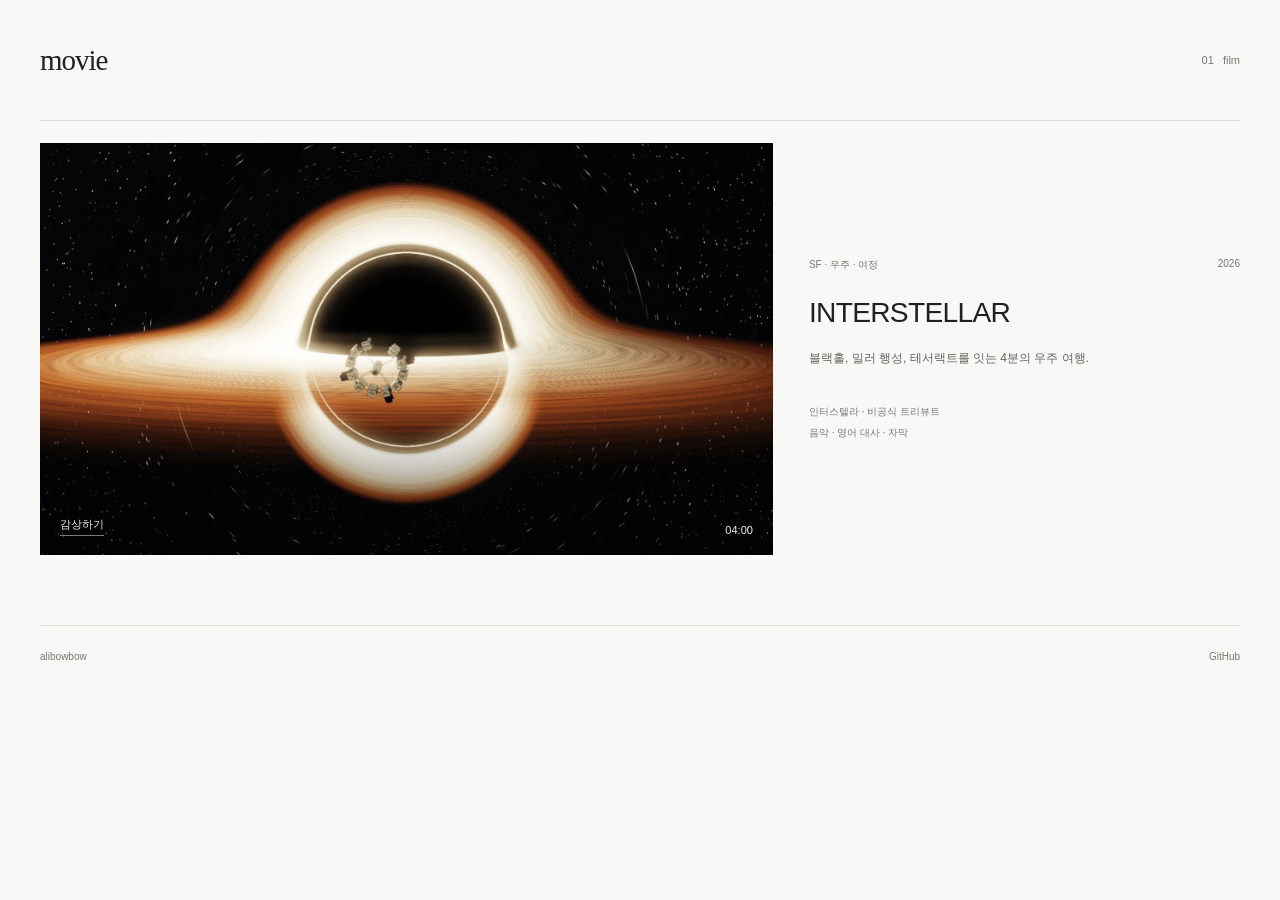
<file: index.html>
<!doctype html>
<html lang="ko">
<head>
<meta charset="utf-8"><meta name="viewport" content="width=device-width,initial-scale=1">
<meta name="theme-color" content="#f6f7f8"><meta name="description" content="3D 단편 영화 모음.">
<meta property="og:title" content="Movie"><meta property="og:description" content="첫 번째 상영작, INTERSTELLAR. 익숙한 세계의 끝에서 돌아갈 이유를 찾는 4분의 여정."><meta property="og:type" content="website">
<meta property="og:image" content="https://alibowbow.github.io/movie/assets/interstellar-preview.webp">
<title>Movie</title>
<link rel="icon" href="assets/favicon.svg" type="image/svg+xml"><link rel="stylesheet" href="assets/styles.css">
<script src="assets/movies.js" defer></script><script src="assets/catalog.js" defer></script>
</head>
<body>
<a class="skip" href="#collection">상영작으로 건너뛰기</a>
<header class="header wrap"><a class="brand" href="./" aria-label="Movie 홈">movie</a><span class="archive-count"><span id="count">01</span> film</span></header>
<main class="wrap">

<section class="collection" id="collection" aria-label="영화 컬렉션"><h1 class="sr-only">영화 목록</h1><div id="cards" class="cards">
<article class="movie-card"><a class="movie-link" href="interstellar/"><div class="preview"><img src="assets/interstellar-preview.webp" alt="빛나는 가르강튀아 블랙홀을 향하는 우주선의 3D 장면" width="1440" height="810" fetchpriority="high"><span class="watch">감상하기</span><span class="duration">04:00</span></div><div class="card-content"><div class="card-meta"><span>SF · 우주 · 여정</span><span>2026</span></div><div class="card-heading"><h3>INTERSTELLAR</h3></div><p>블랙홀, 밀러 행성, 테서랙트를 잇는 4분의 우주 여행.</p><div class="card-foot"><span>인터스텔라 · 비공식 트리뷰트</span><span>음악 · 영어 대사 · 자막</span></div></div></a></article>
</div></section>
<footer class="footer"><span>alibowbow</span><a href="https://github.com/alibowbow/movie" target="_blank" rel="noopener noreferrer">GitHub</a></footer>
</main>
</body></html>
</file>
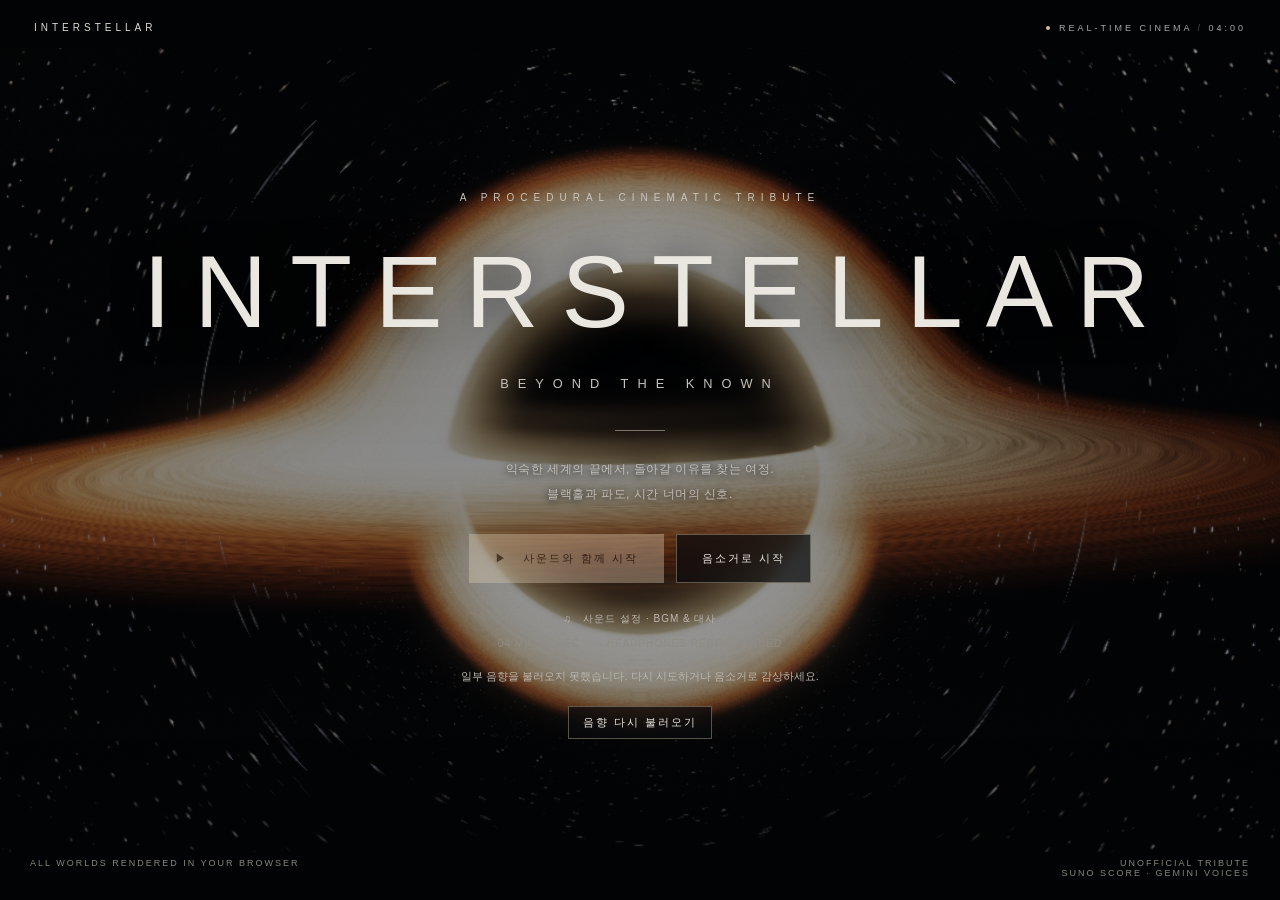
<file: interstellar/index.html>
<!DOCTYPE html>
<html lang="ko">
<head>
<meta charset="utf-8"><meta name="viewport" content="width=device-width,initial-scale=1,viewport-fit=cover">
<meta name="theme-color" content="#050608"><title>INTERSTELLAR — Beyond the Known</title>
<meta name="description" content="A 4 minute, self-contained real-time WebGL cinematic tribute. Procedural models, user-supplied soundtrack slots, no external assets.">
<style>
:root{color-scheme:dark;--ink:#eae7e1;--dim:#9c9b99;--accent:#dfc5a2;--bar:clamp(22px,5.3vh,68px)}*{box-sizing:border-box}html,body{height:100%;margin:0;overflow:hidden;background:#030405;color:var(--ink);font-family:Arial,'Malgun Gothic',sans-serif}button,input,select{font:inherit}button{cursor:pointer;color:inherit}button:focus-visible,input:focus-visible,select:focus-visible{outline:2px solid #dfc5a2;outline-offset:5px}#film{position:fixed;inset:0;width:100%;height:100%;display:block;background:#030405}#grain{position:fixed;inset:0;pointer-events:none}.bar{position:fixed;left:0;right:0;height:var(--bar);background:#030405;pointer-events:none;z-index:2}.top{top:0}.bottom{bottom:0}#masthead{position:fixed;top:22px;left:34px;right:34px;display:flex;justify-content:space-between;align-items:center;z-index:6;font-size:9px;letter-spacing:3px;color:#a9aaa9;pointer-events:none}#masthead strong{font-size:10px;letter-spacing:4px;color:#dedbd5;font-weight:400}.live-dot{display:inline-block;width:4px;height:4px;border-radius:50%;background:#d7c29f;vertical-align:middle;margin-right:9px}#start{position:fixed;inset:0;z-index:5;display:flex;align-items:center;justify-content:center;text-align:center;background:linear-gradient(180deg,rgba(2,3,5,.32),rgba(2,3,5,.49) 38%,rgba(2,3,5,.42) 75%,rgba(2,3,5,.72));transition:opacity 1.5s,visibility 1.5s}#start.gone{opacity:0;visibility:hidden;pointer-events:none}.start-inner{width:min(92vw,1040px);padding-top:4vh}.eyebrow{font-size:10px;letter-spacing:6px;margin:0 0 26px;color:#c9c5be}.title{font-weight:300;font-size:clamp(30px,7.9vw,111px);letter-spacing:clamp(8px,1.8vw,26px);text-indent:clamp(8px,1.8vw,26px);margin:0;line-height:1.25;text-shadow:0 2px 35px #0008}.subtitle{margin:20px 0 39px;font-weight:400;font-size:clamp(9px,1vw,13px);letter-spacing:9px;color:#c6c2bb}.start-rule{height:1px;width:50px;background:#e2d4bd80;margin:0 auto 26px}.synopsis{font-size:12px;color:#c1bdb6;line-height:2.1;letter-spacing:.5px;text-shadow:0 1px 8px #000}.start-actions{margin-top:27px;display:flex;justify-content:center;gap:12px}.pill{border:1px solid #c4bba06b;background:#090b0db3;padding:16px 25px;letter-spacing:2px;font-size:11px;backdrop-filter:blur(8px);transition:background .3s,border .3s}.pill:hover{background:#cebea42a;border-color:#e7dac1}.pill.primary{background:#d7c8af;color:#131312;border-color:#d7c8af}.pill.primary:hover{background:#f1e2c8}.pill:disabled{opacity:.4;cursor:progress}.small-note{margin-top:20px;color:#8f8b85;font-size:10px;letter-spacing:1px;line-height:1.9}.start-footer{position:absolute;bottom:22px;left:30px;right:30px;display:flex;justify-content:space-between;font-size:9px;letter-spacing:2px;color:#88867f}.start-footer span:last-child{text-align:right}#loader{position:absolute;bottom:85px;left:50%;transform:translateX(-50%);font-size:10px;color:#afa99d;letter-spacing:1px;display:none}#loader.visible{display:block}#chapter-label{position:fixed;left:5vw;top:calc(var(--bar) + 32px);z-index:3;pointer-events:none;opacity:0;transition:opacity .3s;text-shadow:0 1px 12px #000}.chapter-num{font-size:9px;letter-spacing:4px;color:#c6b99f;margin-bottom:11px}#chapter-name{font-size:clamp(18px,2vw,30px);font-weight:300;letter-spacing:5px}#chapter-sub{font-size:10px;letter-spacing:2px;margin-top:11px;color:#b1b2b3}#caption{position:fixed;bottom:calc(var(--bar) + 35px);left:10%;right:10%;text-align:center;z-index:3;pointer-events:none;font-size:clamp(12px,1.3vw,17px);line-height:1.7;letter-spacing:1px;text-shadow:0 1px 6px #000,0 2px 20px #000,0 0 7px #000;transition:opacity .16s}#center-card{position:fixed;inset:0;z-index:3;pointer-events:none;display:flex;align-items:center;justify-content:center;flex-direction:column;opacity:0;text-align:center}#center-card h2{font-size:clamp(25px,4.7vw,65px);font-weight:300;letter-spacing:clamp(5px,1vw,17px);margin:0;text-indent:12px}#center-card p{color:#beb8ab;letter-spacing:4px;font-size:11px;margin:23px 0 0;line-height:2}#controls{position:fixed;bottom:12px;left:30px;right:30px;z-index:8;opacity:0;transition:opacity .5s;pointer-events:none;background:linear-gradient(0deg,#030405ee,#030405a8 74%,transparent);padding-top:16px}body.active #controls,body.paused #controls{opacity:1;pointer-events:auto}body:not(.started) #controls{display:none}#timeline{position:relative;height:17px;display:flex;align-items:center}#seek{appearance:none;width:100%;height:2px;background:linear-gradient(to right,#dbc9a8 0%,#dbc9a8 var(--progress,0%),#ffffff30 var(--progress,0%),#ffffff30 100%);cursor:pointer;margin:0;z-index:2}#seek::-webkit-slider-thumb{appearance:none;width:8px;height:8px;border-radius:50%;background:#e5d4b5;opacity:0;transition:opacity .2s}#timeline:hover #seek::-webkit-slider-thumb{opacity:1}#ticks{position:absolute;inset:0;pointer-events:none}#ticks i{position:absolute;top:6px;height:5px;width:1px;background:#030405;z-index:3}.control-row{display:flex;align-items:center;justify-content:space-between;gap:10px;height:39px}.cluster{display:flex;align-items:center;gap:18px}.icon-btn{width:24px;height:28px;display:grid;place-items:center;border:0;background:none;padding:0;opacity:.8}.icon-btn:hover{opacity:1}.icon-btn svg{width:17px;height:17px;stroke:currentColor;fill:none;stroke-width:1.4}.time{font-family:monospace;font-size:11px;color:#a6a4a0;white-space:nowrap}.time b{font-weight:400;color:#f0e6d7}.text-btn{border:0;background:none;padding:6px 0;font-size:10px;letter-spacing:1px;color:#bcb8b0}.text-btn[aria-pressed=true]{color:#e6d1ac}select{max-width:190px;color:#c3beb5;background:#080a0c;border:0;font-size:10px;letter-spacing:1px;padding:7px;cursor:pointer}#volume{width:61px;accent-color:#cbbda4;height:2px}#toast{position:fixed;left:50%;top:calc(var(--bar) + 20px);transform:translateX(-50%);background:#0e1113dc;border:1px solid #eeeeee1a;padding:12px 21px;z-index:12;opacity:0;pointer-events:none;font-size:12px;transition:opacity .2s}#error{position:fixed;inset:0;z-index:20;background:#080a0de8;display:none;align-items:center;justify-content:center;text-align:center;padding:30px}#error pre{white-space:pre-wrap;max-width:720px;color:#acb0b6;font-size:12px}#error h2{font-weight:400}#stats{position:fixed;top:50px;right:30px;z-index:12;white-space:pre;font:11px monospace;color:#ccb892;display:none}body.clean #masthead,body.clean #controls,body.clean #chapter-label,body.clean #caption{display:none!important}#info{display:none;position:fixed;z-index:15;inset:0;background:#020305bd;backdrop-filter:blur(14px);align-items:center;justify-content:center;padding:22px}#info.open{display:flex}.info-inner{max-width:580px;background:#0c0e11;border:1px solid #ffffff1f;padding:32px;color:#a8a7a4;font-size:12px;line-height:1.9}.info-inner h2{font-weight:400;letter-spacing:4px;color:#e1d4bc;font-size:20px}.info-inner b{color:#d1c6b6;font-weight:400}.info-inner p{margin:15px 0}.info-inner .pill{margin-top:14px}#orientation{display:none}
@media(max-width:650px){:root{--bar:28px}#masthead{top:13px;left:17px;right:17px;font-size:7px;letter-spacing:1px}#masthead strong{font-size:8px;letter-spacing:2px}.eyebrow{font-size:8px;letter-spacing:3px}.subtitle{letter-spacing:4px;margin:16px 0 28px}.synopsis{font-size:10px}.pill{padding:14px 17px;font-size:10px}.start-footer{left:17px;right:17px;bottom:13px;font-size:7px;letter-spacing:1px}.cluster{gap:10px}#controls{left:16px;right:16px;bottom:4px}#volume,.quality-label,#info-button{display:none}select{max-width:120px}#chapter-label{left:6vw;top:60px}#caption{left:6%;right:6%;bottom:75px}.chapter-num{font-size:8px}#chapter-sub{font-size:8px}#center-card p{font-size:9px}.small-note{font-size:9px}#orientation{display:block;color:#a39a8d;font-size:9px;margin-top:9px}}
@media(prefers-reduced-motion:reduce){*{transition:none!important}}
@media(max-width:650px){.control-row{height:69px;flex-wrap:wrap;gap:0}.cluster:first-child{width:100%;justify-content:space-between}.cluster:last-child{width:100%;justify-content:flex-end}#controls{padding-top:12px}#caption{bottom:118px}#quality{max-width:110px}}
@media(max-height:470px){.eyebrow{margin-bottom:12px}.subtitle{margin:8px 0 14px}.start-rule,.synopsis,.small-note,#orientation{display:none}.start-actions{margin-top:22px}.title{font-size:clamp(30px,7vw,65px)}.start-footer{font-size:7px}}

#caption{letter-spacing:.2px;font-size:clamp(15px,1.55vw,21px);line-height:1.45}
#caption-speaker{display:block;font-size:9px;letter-spacing:2.5px;color:#e3ceb0;margin-bottom:7px}#caption-line{display:block}
#music-panel{display:none;position:fixed;inset:0;z-index:18;background:#020305dc;backdrop-filter:blur(14px);align-items:center;justify-content:center;padding:18px}#music-panel.open{display:flex}
.music-inner{background:#0c0f13;border:1px solid #ffffff25;padding:25px;width:min(720px,96vw);max-height:94vh;overflow:auto;font-size:12px;color:#aaa9a5;line-height:1.6}.music-title{display:flex;align-items:center;justify-content:space-between;gap:18px}.music-title h2{font-weight:400;letter-spacing:3px;font-size:20px;color:#ecdfcd;margin:0}.music-intro{margin:12px 0 18px}.music-slot{border-top:1px solid #ffffff15;padding:12px 0}.music-heading{display:flex;justify-content:space-between;gap:8px;color:#b9b5af}.music-heading strong{font-weight:400;color:#e6d8c3}.music-heading span{font-family:monospace;white-space:nowrap;font-size:11px}.music-file-row{display:flex;gap:16px;align-items:center;margin:8px 0 0}.music-file-label{display:inline-block;position:relative;overflow:hidden;border:1px solid #ffffff26;padding:4px 11px;color:#ccc7be;cursor:pointer}.music-file-label input{position:absolute;inset:0;opacity:0;cursor:pointer;width:100%}.music-status{font-size:10px;color:#83929d;margin:6px 0;overflow-wrap:anywhere}.music-status.short{color:#d3a975}.music-tweaks{display:flex;flex-wrap:wrap;gap:24px;font-size:10px;color:#969895}.music-tweaks input[type=number]{width:78px;padding:4px;color:#ded5c7;background:#06090c;border:1px solid #ffffff22}.music-tweaks input[type=range]{width:85px;vertical-align:middle;accent-color:#cbbda4;height:3px}.music-bottom{display:flex;flex-wrap:wrap;align-items:center;justify-content:space-between;gap:12px;border-top:1px solid #ffffff20;padding-top:16px}.music-bottom .pill{padding:10px 15px;letter-spacing:0}.music-note{font-size:10px;color:#777f85;margin-bottom:0}#music-level{width:80px;accent-color:#cbbda4;vertical-align:middle}#music-load-status{font-size:10px;letter-spacing:1px}.text-btn:disabled{opacity:.35;cursor:default}
@media(max-width:650px){.music-inner{padding:18px}.music-heading{flex-direction:column;gap:2px}.music-tweaks{gap:12px}#caption{font-size:15px}#caption-speaker{font-size:8px}.music-title h2{font-size:17px}}

</style>
<link rel="icon" href="../assets/favicon.svg" type="image/svg+xml">
<meta name="description" content="블랙홀과 파도, 시간 너머의 신호. 음악과 대사가 함께하는 4분의 3D 우주 여정.">
<style>.archive-link{position:fixed;top:17px;left:26px;z-index:19;color:#eae7e1;text-decoration:none;font-size:11px;padding:9px 12px;background:#05070899;border:1px solid #ffffff25;backdrop-filter:blur(12px)}#masthead{left:34px}.media-status{font-size:11px;color:#b8b5ad;line-height:1.8;max-width:500px;margin:14px auto}#retry-media{display:none;margin:5px auto;padding:8px 14px}#voice-level{width:85px;accent-color:#cbbda4}.music-bottom label{white-space:nowrap}body.clean .archive-link{display:none}@media(max-width:650px){.archive-link{top:6px;left:8px;font-size:10px}#masthead{left:17px}#masthead strong{display:none}.start-inner{padding-top:0}.media-status{padding:0 14px;font-size:10px}}</style>
</head><body>
<canvas id="film" aria-label="인터스텔라 실시간 3D 시네마틱"></canvas>
<div class="bar top"></div><div class="bar bottom"></div>
<div id="masthead"><strong>INTERSTELLAR</strong><span><i class="live-dot"></i>REAL-TIME CINEMA <span style="opacity:.45"> / </span> 04:00</span></div>
<div id="start"><div class="start-inner"><p class="eyebrow">A PROCEDURAL CINEMATIC TRIBUTE</p><h1 class="title">INTERSTELLAR</h1><p class="subtitle">BEYOND THE KNOWN</p><div class="start-rule"></div><p class="synopsis">익숙한 세계의 끝에서, 돌아갈 이유를 찾는 여정.<br>블랙홀과 파도, 시간 너머의 신호.</p><div class="start-actions"><button class="pill primary" id="begin" disabled>▶ &nbsp; 사운드와 함께 시작</button><button class="pill" id="silent" disabled>음소거로 시작</button></div><p class="small-note"><button class="text-btn" id="start-music">♫ &nbsp; 사운드 설정 · BGM & 대사</button><br>04 MIN 00 SEC &nbsp; · &nbsp; HEADPHONES RECOMMENDED</p><p id="media-status" class="media-status" role="status" aria-live="polite">음악과 대사를 준비합니다.</p><button class="pill" id="retry-media">음향 다시 불러오기</button><span id="orientation">가로 화면 · 전체 화면 감상 권장</span></div><div id="loader" class="visible">장면을 구성하는 중…</div><div class="start-footer"><span>ALL WORLDS RENDERED IN YOUR BROWSER</span><span>UNOFFICIAL TRIBUTE<br>SUNO SCORE · GEMINI VOICES</span></div></div>
<div id="chapter-label"><div class="chapter-num" id="chapter-num"></div><div id="chapter-name"></div><div id="chapter-sub"></div></div><div id="caption"><span id="caption-speaker"></span><span id="caption-line"></span></div><div id="center-card"><h2 id="card-title"></h2><p id="card-sub"></p></div>
<div id="controls"><div id="timeline"><input id="seek" type="range" min="0" max="240" step="0.01" value="0" aria-label="재생 위치"><div id="ticks"></div></div><div class="control-row"><div class="cluster"><button id="play" class="icon-btn" title="재생 / 일시정지 (Space)" aria-label="재생 / 일시정지"></button><button id="restart" class="icon-btn" title="처음부터 (R)" aria-label="처음부터"><svg viewBox="0 0 24 24"><path d="M5 9a8 8 0 1 1-1 5M5 3v6h6"/></svg></button><span class="time"><b id="time">00:00</b> / 04:00</span><select id="chapters" aria-label="장면 선택"></select></div><div class="cluster"><button id="mute" class="icon-btn" title="소리 (M)" aria-label="소리 켜기 / 끄기"></button><input type="range" id="volume" min="0" max="1" step="0.01" value="0.68" aria-label="음량"><button class="text-btn" id="music-button" title="내 배경음악 넣기">♫ 음악</button><button class="text-btn" id="cc" aria-pressed="true" title="자막 (C)">자막</button><select id="quality" aria-label="화질"><option value="auto">화질: 자동</option><option value="high">화질: 높음</option><option value="medium">화질: 균형</option><option value="low">화질: 가볍게</option></select><button class="icon-btn" id="info-button" title="작품 정보" aria-label="작품 정보"><svg viewBox="0 0 24 24"><circle cx="12" cy="12" r="9"/><path d="M12 11v6M12 7v1"/></svg></button><button id="fullscreen" class="icon-btn" title="전체 화면 (F)" aria-label="전체 화면"><svg viewBox="0 0 24 24"><path d="M8 3H3v5m13-5h5v5M3 16v5h5m13-5v5h-5"/></svg></button></div></div></div>
<div id="toast"></div><div id="stats"></div><div id="error"><div><h2>3D 화면을 시작하지 못했어요.</h2><p>Chrome 또는 Edge에서 하드웨어 가속을 켜고 다시 열어주세요.</p><pre id="error-detail"></pre></div></div>
<div id="info"><div class="info-inner"><h2>BEYOND THE KNOWN</h2><p><b>04:00 · 8 chapters · Real-time WebGL 2</b><br>우주선, 행성, 수면, 빛, 입자와 효과음을 브라우저에서 생성하는 비공식 팬 트리뷰트입니다. 원작 영화 영상·대사·OST는 포함하지 않습니다.</p><p>빛의 굴절과 블랙홀, 파도, 시간 공간은 영화적 시각화입니다. 일반상대론·유체·궤도역학의 정밀한 과학 시뮬레이션이 아닙니다. 장면 간 시간과 공간의 축척은 연출에 맞게 바뀝니다.</p><p><b>조작</b> Space 재생 · ← → 5초 이동 · M 소리 · C 자막 · F 전체 화면 · R 처음부터 · H UI 숨기기 · D 렌더 통계<br>화질의 ‘자동’은 느린 기기에서 내부 렌더 해상도를 조절합니다. 영상과 효과음은 브라우저에서 렌더링합니다. Suno BGM 6곡과 Gemini로 제작한 네 배역의 영어 대사를 Cloudinary에서 불러옵니다. 대사 중에는 음악이 낮아집니다. 음악 메뉴에서 음량과 음원을 조절할 수 있습니다. 최초 음향 로드에는 인터넷 연결이 필요합니다.</p><button class="pill" id="close-info">작품으로 돌아가기</button></div></div>

<div id="music-panel" role="dialog" aria-modal="true" aria-labelledby="music-title"><div class="music-inner">
<div class="music-title"><h2 id="music-title">SOUND & VOICES</h2><button id="close-music" class="text-btn">닫기 ✕</button></div>
<p class="music-intro">Suno BGM 6곡과 Gemini 대사 27개가 장면에 맞춰 재생됩니다. 음악과 대사의 음량을 따로 조절할 수 있습니다. 아래에서 음악을 직접 교체할 수도 있습니다.</p>
<div id="music-slots"></div>
<div class="music-bottom"><label>대사 음량 <input id="voice-level" type="range" min="0" max="2" step="0.01" value="1.4" aria-label="대사 음량"></label><label>음악 전체 음량 <input id="music-level" type="range" min="0" max="1" step="0.01" value="0.65"></label><span id="music-load-status">0 / 6 clips loaded</span><button class="pill primary" id="music-save">음악 포함 HTML 저장</button></div>
<p class="music-note">기본 음악과 대사는 Cloudinary에서 불러옵니다. 직접 교체한 파일은 이 탭 안에서만 사용하며 외부로 전송하지 않습니다. 음악 포함 HTML 저장은 현재 음악을 파일에 포함합니다. 대사 음성은 저장한 HTML에서도 인터넷 연결이 필요합니다.</p>
</div></div>
<script id="embedded-score" type="application/json">[]</script>

<script>
/* INTERSTELLAR — BEYOND THE KNOWN
 * A self-contained 240-second procedural cinematic tribute.
 * Hand-authored WebGL 2 renderer, deterministic direction, procedural assets,
 * an original event-based score, and a shared audio / visual clock.
 * No film footage, soundtrack, external textures, libraries or network requests.
 * Units and lighting are artistic. Ray bending is a visual approximation,
 * not a Kerr geodesic solver. Giant waves are authored height fields, not CFD.
 */
'use strict';
(() => {
const DURATION=240, TAU=Math.PI*2, PI=Math.PI;
const $=id=>document.getElementById(id);
const ORIGINAL_HTML='<!DOCTYPE html>\n'+document.documentElement.outerHTML;
const clamp=(x,a=0,b=1)=>Math.max(a,Math.min(b,x));
const mix=(a,b,t)=>a+(b-a)*t;
const smooth=(a,b,x)=>{const t=clamp((x-a)/(b-a));return t*t*(3-2*t);};
const ease=x=>x*x*(3-2*x);
const envelope=(t,a,b,r=1,f=1)=>smooth(a,a+r,t)*(1-smooth(b-f,b,t));
const fract=x=>x-Math.floor(x);
const rng=seed=>()=>{seed|=0;seed=seed+0x6D2B79F5|0;let t=Math.imul(seed^seed>>>15,1|seed);t=t+Math.imul(t^t>>>7,61|t)^t;return ((t^t>>>14)>>>0)/4294967296;};
const hash=x=>fract(Math.sin(x*127.1+17.8)*43758.5453);
const noise=x=>mix(hash(Math.floor(x)),hash(Math.floor(x)+1),ease(fract(x)))*2-1;
const V={add:(a,b)=>[a[0]+b[0],a[1]+b[1],a[2]+b[2]],sub:(a,b)=>[a[0]-b[0],a[1]-b[1],a[2]-b[2]],mul:(a,s)=>[a[0]*s,a[1]*s,a[2]*s],dot:(a,b)=>a[0]*b[0]+a[1]*b[1]+a[2]*b[2],cross:(a,b)=>[a[1]*b[2]-a[2]*b[1],a[2]*b[0]-a[0]*b[2],a[0]*b[1]-a[1]*b[0]],len:a=>Math.hypot(...a),norm:a=>{const l=Math.hypot(...a)||1;return a.map(x=>x/l);},lerp:(a,b,t)=>a.map((x,i)=>mix(x,b[i],t))};
const M={
 identity:()=>new Float32Array([1,0,0,0,0,1,0,0,0,0,1,0,0,0,0,1]),
 mul:(a,b)=>{const o=new Float32Array(16);for(let c=0;c<4;c++)for(let r=0;r<4;r++)o[c*4+r]=a[r]*b[c*4]+a[4+r]*b[c*4+1]+a[8+r]*b[c*4+2]+a[12+r]*b[c*4+3];return o;},
 translate:(x=0,y=0,z=0)=>new Float32Array([1,0,0,0,0,1,0,0,0,0,1,0,x,y,z,1]),
 scale:(x=1,y=x,z=x)=>new Float32Array([x,0,0,0,0,y,0,0,0,0,z,0,0,0,0,1]),
 rx:a=>{let c=Math.cos(a),s=Math.sin(a);return new Float32Array([1,0,0,0,0,c,s,0,0,-s,c,0,0,0,0,1]);},
 ry:a=>{let c=Math.cos(a),s=Math.sin(a);return new Float32Array([c,0,-s,0,0,1,0,0,s,0,c,0,0,0,0,1]);},
 rz:a=>{let c=Math.cos(a),s=Math.sin(a);return new Float32Array([c,s,0,0,-s,c,0,0,0,0,1,0,0,0,0,1]);},
 trs:(p=[0,0,0],r=[0,0,0],s=[1,1,1])=>M.mul(M.translate(...p),M.mul(M.rz(r[2]),M.mul(M.ry(r[1]),M.mul(M.rx(r[0]),M.scale(...s))))),
 point:(m,p)=>[m[0]*p[0]+m[4]*p[1]+m[8]*p[2]+m[12],m[1]*p[0]+m[5]*p[1]+m[9]*p[2]+m[13],m[2]*p[0]+m[6]*p[1]+m[10]*p[2]+m[14]],
 perspective:(fov,aspect,near=.12,far=12000)=>{const f=1/Math.tan(fov*PI/360),nf=1/(near-far);return new Float32Array([f/aspect,0,0,0,0,f,0,0,0,0,(far+near)*nf,-1,0,0,2*far*near*nf,0]);},
 view:(pos,target,roll=0)=>{let f=V.norm(V.sub(target,pos)),right=V.norm(V.cross(f,[0,1,0])),up=V.cross(right,f);let r=V.add(V.mul(right,Math.cos(roll)),V.mul(up,Math.sin(roll)));let u=V.add(V.mul(up,Math.cos(roll)),V.mul(right,-Math.sin(roll)));return {matrix:new Float32Array([r[0],u[0],-f[0],0,r[1],u[1],-f[1],0,r[2],u[2],-f[2],0,-V.dot(r,pos),-V.dot(u,pos),V.dot(f,pos),1]),right:r,up:u,forward:f};},
 rod:(a,b,r)=>{const y=V.norm(V.sub(b,a)),x=V.norm(V.cross(Math.abs(y[1])>.98?[1,0,0]:[0,1,0],y)),z=V.cross(x,y),p=V.mul(V.add(a,b),.5),l=V.len(V.sub(b,a));return new Float32Array([x[0]*r,x[1]*r,x[2]*r,0,y[0]*l,y[1]*l,y[2]*l,0,z[0]*r,z[1]*r,z[2]*r,0,...p,1]);}
};
const hex=s=>{s=s.replace('#','');return[0,2,4].map(i=>Math.pow(parseInt(s.slice(i,i+2),16)/255,2.2));};
const MEDIA={"music": [{"id": "01", "name": "Warmth in the Void", "url": "https://res.cloudinary.com/o0mjeken/video/upload/v1789993159/movie/interstellar/v2-bgm-01.mp3", "source": "https://suno.com/song/339bd4e8-caa2-47f0-8f64-0afee309f44f", "offset": 0, "gain": 0.72, "sourceOffset": 0, "duration": 20, "bytes": 357961}, {"id": "02", "name": "Nearing the Planet", "url": "https://res.cloudinary.com/o0mjeken/video/upload/v1789993167/movie/interstellar/v2-bgm-02.mp3", "source": "https://suno.com/song/e48c0e40-aa19-4d2d-8554-51066e85fe54", "offset": 0, "gain": 0.72, "sourceOffset": 0, "duration": 44, "bytes": 842826}, {"id": "03", "name": "Mountains of Water", "url": "https://res.cloudinary.com/o0mjeken/video/upload/v1789993176/movie/interstellar/v2-bgm-03.mp3", "source": "https://suno.com/song/bc54d612-2f08-4b9a-b4b6-cd4fac6931d9", "offset": 0, "gain": 0.72, "sourceOffset": 15.5, "duration": 44, "bytes": 866589}, {"id": "04", "name": "Match the Spin", "url": "https://res.cloudinary.com/o0mjeken/video/upload/v1789993184/movie/interstellar/v2-bgm-04.mp3", "source": "https://suno.com/song/062d8d05-d652-47b7-b09c-d1af977b708b", "offset": 0, "gain": 0.72, "sourceOffset": 124.7, "duration": 38, "bytes": 721268}, {"id": "05", "name": "The Last Burn", "url": "https://res.cloudinary.com/o0mjeken/video/upload/v1789993193/movie/interstellar/v2-bgm-05.mp3", "source": "https://suno.com/song/99034e91-d155-4599-9048-482a4a1394fc", "offset": 0, "gain": 0.72, "sourceOffset": 29.9, "duration": 42, "bytes": 780651}, {"id": "06", "name": "A Message Home", "url": "https://res.cloudinary.com/o0mjeken/video/upload/v1789993207/movie/interstellar/v2-bgm-06.mp3", "source": "https://suno.com/song/69902784-832d-41d5-b477-43ef557e5379", "offset": 0, "gain": 0.72, "sourceOffset": 76.5, "duration": 52, "bytes": 893850}], "dialogue": {"url": "https://res.cloudinary.com/o0mjeken/video/upload/v1789993665/movie/interstellar/v2-dialogue-algenib.mp3", "provider": "Gemini Voice Studio", "cues": [{"index": 1, "speaker": "TARS", "voice": "Schedar", "text": "All systems are green.", "start": 5.5, "end": 7.896, "tempo": 1, "offset": 0.0, "duration": 2.396}, {"index": 2, "speaker": "COOPER", "voice": "Algenib", "text": "Then let's see what's out there.", "start": 10.5, "end": 12.695458, "tempo": 1, "offset": 2.496, "duration": 2.195458}, {"index": 3, "speaker": "COOPER", "voice": "Algenib", "text": "There it is. Hold this heading.", "start": 23.5, "end": 24.888542, "tempo": 1, "offset": 4.791458, "duration": 1.388542}, {"index": 4, "speaker": "BRAND", "voice": "Leda", "text": "Everything looks different on the other side.", "start": 32.5, "end": 35.744, "tempo": 1, "offset": 6.28, "duration": 3.244}, {"index": 5, "speaker": "COOPER", "voice": "Algenib", "text": "Stay with me. We're almost through.", "start": 40.0, "end": 42.149708, "tempo": 1, "offset": 9.624, "duration": 2.149708}, {"index": 6, "speaker": "COOPER", "voice": "Algenib", "text": "We're through. Check our position.", "start": 47.0, "end": 48.621375, "tempo": 1, "offset": 11.873708, "duration": 1.621375}, {"index": 7, "speaker": "ROMILLY", "voice": "Charon", "text": "Gargantua. And that's Miller's world below us.", "start": 51.7, "end": 55.367, "tempo": 1, "offset": 13.595083, "duration": 3.667}, {"index": 8, "speaker": "ROMILLY", "voice": "Charon", "text": "I'll hold orbit. Take the Ranger down.", "start": 58.0, "end": 60.497, "tempo": 1, "offset": 17.362083, "duration": 2.497}, {"index": 9, "speaker": "COOPER", "voice": "Algenib", "text": "Looks shallow. I'm setting her down.", "start": 67.0, "end": 69.6405, "tempo": 1, "offset": 19.959083, "duration": 2.6405}, {"index": 10, "speaker": "BRAND", "voice": "Leda", "text": "Cooper... that ridge is getting closer.", "start": 76.0, "end": 78.815, "tempo": 1, "offset": 22.699583, "duration": 2.815}, {"index": 11, "speaker": "COOPER", "voice": "Algenib", "text": "It's a wave. Everyone back to the ship.", "start": 82.0, "end": 84.754125, "tempo": 1, "offset": 25.614583, "duration": 2.754125}, {"index": 12, "speaker": "COOPER", "voice": "Algenib", "text": "Come on. We need to move.", "start": 92.0, "end": 94.3, "tempo": 1, "offset": 28.468708, "duration": 2.3}, {"index": 13, "speaker": "COOPER", "voice": "Algenib", "text": "Climbing. Keep your eyes on that crest.", "start": 100.0, "end": 103.169875, "tempo": 1, "offset": 30.868708, "duration": 3.169875}, {"index": 14, "speaker": "BRAND", "voice": "Leda", "text": "She's breaking apart. We have to reach her.", "start": 110.5, "end": 113.022, "tempo": 1, "offset": 34.138583, "duration": 2.522}, {"index": 15, "speaker": "COOPER", "voice": "Algenib", "text": "Match her rotation. Keep us on the axis.", "start": 118.5, "end": 121.014958, "tempo": 1, "offset": 36.760583, "duration": 2.514958}, {"index": 16, "speaker": "TARS", "voice": "Schedar", "text": "Rotation matched. Closing the gap.", "start": 130.0, "end": 132.731, "tempo": 1.216, "offset": 39.375542, "duration": 2.731}, {"index": 17, "speaker": "COOPER", "voice": "Algenib", "text": "Easy... hold it there.", "start": 137.0, "end": 140.528125, "tempo": 1, "offset": 42.206542, "duration": 3.528125}, {"index": 18, "speaker": "COOPER", "voice": "Algenib", "text": "We're locked. Bring the engines online.", "start": 142.0, "end": 144.591875, "tempo": 1, "offset": 45.834667, "duration": 2.591875}, {"index": 19, "speaker": "COOPER", "voice": "Algenib", "text": "We can use the gravity to reach the next world.", "start": 149.0, "end": 151.700208, "tempo": 1, "offset": 48.526542, "duration": 2.700208}, {"index": 20, "speaker": "TARS", "voice": "Schedar", "text": "Not with this much weight.", "start": 158.0, "end": 160.202, "tempo": 1, "offset": 51.32675, "duration": 2.202}, {"index": 21, "speaker": "COOPER", "voice": "Algenib", "text": "I'm detaching. Keep the Endurance on course.", "start": 169.0, "end": 171.64325, "tempo": 1, "offset": 53.62875, "duration": 2.64325}, {"index": 22, "speaker": "BRAND", "voice": "Leda", "text": "Cooper, what are you doing?", "start": 173.0, "end": 174.968, "tempo": 1, "offset": 56.372, "duration": 1.968}, {"index": 23, "speaker": "COOPER", "voice": "Algenib", "text": "Making sure you get there.", "start": 177.0, "end": 178.760875, "tempo": 1, "offset": 58.44, "duration": 1.760875}, {"index": 24, "speaker": "COOPER", "voice": "Algenib", "text": "This is her room. But every moment is here.", "start": 191.0, "end": 195.540208, "tempo": 1, "offset": 60.300875, "duration": 4.540208}, {"index": 25, "speaker": "COOPER", "voice": "Algenib", "text": "She can't hear me. I have to show her.", "start": 200.0, "end": 204.4, "tempo": 1, "offset": 64.941083, "duration": 4.4}, {"index": 26, "speaker": "COOPER", "voice": "Algenib", "text": "The watch. She still has it.", "start": 211.0, "end": 214.200042, "tempo": 1, "offset": 69.441083, "duration": 3.200042}, {"index": 27, "speaker": "COOPER", "voice": "Algenib", "text": "Look at the second hand, Murph. Just look.", "start": 218.0, "end": 222.370958, "tempo": 1, "offset": 72.741125, "duration": 4.370958}], "format": "timed-audio-sprite", "bytes": 927692}, "effects": {"wave": {"name": "Miller Planet — Approaching Wave", "provider": "Suno Sounds", "source": "https://suno.com/song/3063b54a-dbad-4f46-a48b-561066e391f8", "url": "https://res.cloudinary.com/o0mjeken/video/upload/v1789993677/movie/interstellar/miller-approaching-wave.mp3", "bytes": 442462, "edit": "32-second approach and wash, pitch-preserving stretch, 6-second fade-in and 5-second fade-out", "cues": [{"index": 1, "start": 76, "end": 108, "offset": 0, "duration": 32}]}}};
const PARAM=new URLSearchParams(location.search);
const state={ready:false,started:false,playing:false,t:0,anchor:0,perf:0,audioAnchor:0,audioMode:false,chapter:0,caption:true,muted:false,volume:.68,quality:PARAM.get('q')||'auto',width:1,height:1,pixelScale:1,frame:0,fps:30,draws:0,triangles:0,stats:false,manualFrame:false};
// Edit-time and source-time are intentionally distinct. This preserves the tested
// pose/particle curves, while editing holds and adding a continuous arrival passage.
const EDIT = [[0, 5, 0, 7], [5, 12, 7, 17], [12, 20, 17, 28], [20, 29, 28, 39], [29, 38, 39, 51], [38, 46, 51, 62], [64, 74, 62, 74], [74, 81, 74, 83], [81, 90, 83, 94], [90, 100, 94, 104], [100, 108, 104, 112], [108, 114, 112, 121], [114, 123, 121, 132], [123, 135, 132, 144], [135, 146, 144, 155], [146, 155, 155, 168], [155, 165, 168, 182], [165, 177, 182, 194], [177, 188, 194, 207], [188, 198, 207, 218], [198, 210, 218, 231], [210, 216, 231, 237], [216, 226, 237, 248], [226, 232, 248, 255], [232, 240, 255, 264]];
function sourceTime(t){const e=EDIT.find(e=>t>=e[0]&&t<e[1])||EDIT[EDIT.length-1];return mix(e[2],e[3],clamp((t-e[0])/(e[1]-e[0])));}
function editTime(t){const e=EDIT.find(e=>t>=e[2]&&t<e[3])||EDIT[EDIT.length-1];return mix(e[0],e[1],clamp((t-e[2])/(e[3]-e[2])));}
const legacyChapter=t=>[0,28,62,112,155,207,248].reduce((n,a,i)=>t>=a?i:n,0);
const chapters=[
 {
  "t": 0,
  "end": 20,
  "name": "THE DEPARTURE",
  "ko": "출발",
  "place": "EARTH ORBIT · ENDURANCE"
 },
 {
  "t": 20,
  "end": 46,
  "name": "THE OTHER SIDE",
  "ko": "웜홀",
  "place": "SATURN · THE PASSAGE"
 },
 {
  "t": 46,
  "end": 64,
  "name": "A NEW SKY",
  "ko": "가르강튀아계 도착",
  "place": "GARGANTUA SYSTEM · MILLER ORBIT"
 },
 {
  "t": 64,
  "end": 108,
  "name": "MOUNTAINS OF WATER",
  "ko": "밀러 행성",
  "place": "MILLER’S PLANET · THE SHALLOWS"
 },
 {
  "t": 108,
  "end": 146,
  "name": "MATCH THE SPIN",
  "ko": "회전 도킹",
  "place": "LATER · ENDURANCE IN DISTRESS"
 },
 {
  "t": 146,
  "end": 188,
  "name": "THE LAST BURN",
  "ko": "가르강튀아",
  "place": "GARGANTUA · THE FINAL MANEUVER"
 },
 {
  "t": 188,
  "end": 226,
  "name": "EVERY MOMENT",
  "ko": "테서랙트",
  "place": "BEYOND SPACE · A ROOM IN TIME"
 },
 {
  "t": 226,
  "end": 240,
  "name": "A PLACE TO BEGIN",
  "ko": "새로운 시작",
  "place": "ANOTHER WORLD · A NEW BEGINNING"
 }
];
const atChapter=t=>{let i=0;for(let j=1;j<chapters.length;j++)if(t>=chapters[j].t)i=j;return i;};
// Original English dialogue written for this edit; displayed, not synthesized speech.
const captions=[[5.5, 8.4, "All systems are green.", "TARS"], [10.5, 14.0, "Then let's see what's out there.", "COOPER"], [23.5, 27.0, "There it is. Hold this heading.", "COOPER"], [32.5, 36.0, "Everything looks different on the other side.", "BRAND"], [40.0, 43.5, "Stay with me. We're almost through.", "COOPER"], [47.0, 50.5, "We're through. Check our position.", "COOPER"], [51.7, 55.7, "Gargantua. And that's Miller's world below us.", "ROMILLY"], [58.0, 62.0, "I'll hold orbit. Take the Ranger down.", "ROMILLY"], [67.0, 70.3, "Looks shallow. I'm setting her down.", "COOPER"], [76.0, 79.3, "Cooper... that ridge is getting closer.", "BRAND"], [82.0, 85.2, "It's a wave. Everyone back to the ship.", "COOPER"], [92.0, 95.0, "Come on. We need to move.", "COOPER"], [100.0, 103.4, "Climbing. Keep your eyes on that crest.", "COOPER"], [110.5, 113.6, "She's breaking apart. We have to reach her.", "BRAND"], [118.5, 121.7, "Match her rotation. Keep us on the axis.", "COOPER"], [130.0, 132.881, "Rotation matched. Closing the gap.", "TARS"], [137.0, 140.678, "Easy... hold it there.", "COOPER"], [142.0, 144.742, "We're locked. Bring the engines online.", "COOPER"], [149.0, 153.3, "We can use the gravity to reach the next world.", "COOPER"], [158.0, 161.8, "Not with this much weight.", "TARS"], [169.0, 172.6, "I'm detaching. Keep the Endurance on course.", "COOPER"], [173.0, 175.5, "Cooper, what are you doing?", "BRAND"], [177.0, 180.0, "Making sure you get there.", "COOPER"], [191.0, 195.69, "This is her room. But every moment is here.", "COOPER"], [200.0, 204.55, "She can't hear me. I have to show her.", "COOPER"], [211.0, 214.35, "The watch. She still has it.", "COOPER"], [218.0, 222.521, "Look at the second hand, Murph. Just look.", "COOPER"]];
const filmErrors=[];
function fail(e){console.error(e);filmErrors.push(String(e.stack||e));$('error').style.display='flex';$('error-detail').textContent=String(e.message||e);}
window.addEventListener('error',e=>{if(e.error)fail(e.error);});
const canvas=$('film');
const gl=canvas.getContext('webgl2',{alpha:false,antialias:false,depth:true,powerPreference:'high-performance',preserveDrawingBuffer:true});
if(!gl){fail(new Error('WebGL 2를 사용할 수 없습니다. 브라우저의 그래픽 가속 설정을 확인해주세요.'));return;}
canvas.addEventListener('webglcontextlost',e=>{e.preventDefault();pause();fail(new Error('그래픽 컨텍스트가 중단되었습니다. 다른 GPU 작업을 줄인 뒤 새로고침해주세요.'));});
const floatRT=!!gl.getExtension('EXT_color_buffer_float');
const emptyVAO=gl.createVertexArray();
function program(vs,fs){function sh(type,s){const o=gl.createShader(type);gl.shaderSource(o,s);gl.compileShader(o);if(!gl.getShaderParameter(o,gl.COMPILE_STATUS)){const err=gl.getShaderInfoLog(o);console.error(s.split('\n').map((l,i)=>`${i+1}: ${l}`).join('\n'));throw new Error(err);}return o;}const p=gl.createProgram(),v=sh(gl.VERTEX_SHADER,vs),f=sh(gl.FRAGMENT_SHADER,fs);gl.attachShader(p,v);gl.attachShader(p,f);gl.linkProgram(p);gl.deleteShader(v);gl.deleteShader(f);if(!gl.getProgramParameter(p,gl.LINK_STATUS))throw new Error(gl.getProgramInfoLog(p));const locations={};return {p,u:(n)=>locations[n]??(locations[n]=gl.getUniformLocation(p,n))};}
function u1(p,n,v){gl.uniform1f(p.u(n),v);}function u3(p,n,v){gl.uniform3fv(p.u(n),v);}function uM(p,n,v){gl.uniformMatrix4fv(p.u(n),false,v);}function texUnit(p,name,tx,i){gl.activeTexture(gl.TEXTURE0+i);gl.bindTexture(gl.TEXTURE_2D,tx);gl.uniform1i(p.u(name),i);}
const fullVS=`#version 300 es
precision highp float;
out vec2 vUV;
void main(){vec2 p=vec2(float((gl_VertexID<<1)&2),float(gl_VertexID&2));vUV=p;gl_Position=vec4(p*2.-1.,0.,1.);}`;
const commonGLSL=`
const float PI=3.14159265359;const float TAU=6.28318530718;
float sat(float x){return clamp(x,0.,1.);}float sq(float x){return x*x;}
float hash11(float p){p=fract(p*.1031);p*=p+33.33;p*=p+p;return fract(p);}
float hash12(vec2 p){vec3 p3=fract(vec3(p.xyx)*.1031);p3+=dot(p3,p3.yzx+33.33);return fract((p3.x+p3.y)*p3.z);}
float hash13(vec3 p){p=fract(p*.1031);p+=dot(p,p.zyx+31.32);return fract((p.x+p.y)*p.z);}
float n3(vec3 p){vec3 i=floor(p),f=fract(p);f=f*f*(3.-2.*f);return mix(mix(mix(hash13(i),hash13(i+vec3(1,0,0)),f.x),mix(hash13(i+vec3(0,1,0)),hash13(i+vec3(1,1,0)),f.x),f.y),mix(mix(hash13(i+vec3(0,0,1)),hash13(i+vec3(1,0,1)),f.x),mix(hash13(i+vec3(0,1,1)),hash13(i+vec3(1,1,1)),f.x),f.y),f.z);}
float fbm(vec3 p){float s=0.,a=.5;for(int i=0;i<5;i++){s+=n3(p)*a;p=p*2.03+vec3(11.3,7.7,19.1);a*=.5;}return s;}
float fbm3(vec3 p){return n3(p)*.57+n3(p*2.03+19.1)*.28+n3(p*4.11+7.7)*.15;}
mat2 rot(float a){float c=cos(a),s=sin(a);return mat2(c,-s,s,c);}
vec2 sphereHit(vec3 o,vec3 d,vec3 c,float r){vec3 oc=o-c;float b=dot(oc,d),h=b*b-dot(oc,oc)+r*r;if(h<0.)return vec2(-1);h=sqrt(h);return vec2(-b-h,-b+h);}
vec3 filmic(vec3 x){return clamp((x*(2.51*x+.03))/(x*(2.43*x+.59)+.14),0.,1.);}
`;
function renderTarget(w,h,depth=false,hdr=true){const tex=gl.createTexture();gl.bindTexture(gl.TEXTURE_2D,tex);gl.texImage2D(gl.TEXTURE_2D,0,hdr&&floatRT?gl.RGBA16F:gl.RGBA,w,h,0,gl.RGBA,hdr&&floatRT?gl.HALF_FLOAT:gl.UNSIGNED_BYTE,null);gl.texParameteri(gl.TEXTURE_2D,gl.TEXTURE_MIN_FILTER,gl.LINEAR);gl.texParameteri(gl.TEXTURE_2D,gl.TEXTURE_MAG_FILTER,gl.LINEAR);gl.texParameteri(gl.TEXTURE_2D,gl.TEXTURE_WRAP_S,gl.CLAMP_TO_EDGE);gl.texParameteri(gl.TEXTURE_2D,gl.TEXTURE_WRAP_T,gl.CLAMP_TO_EDGE);const fb=gl.createFramebuffer();gl.bindFramebuffer(gl.FRAMEBUFFER,fb);gl.framebufferTexture2D(gl.FRAMEBUFFER,gl.COLOR_ATTACHMENT0,gl.TEXTURE_2D,tex,0);let dep=null;if(depth){dep=gl.createRenderbuffer();gl.bindRenderbuffer(gl.RENDERBUFFER,dep);gl.renderbufferStorage(gl.RENDERBUFFER,gl.DEPTH_COMPONENT24,w,h);gl.framebufferRenderbuffer(gl.FRAMEBUFFER,gl.DEPTH_ATTACHMENT,gl.RENDERBUFFER,dep);}if(gl.checkFramebufferStatus(gl.FRAMEBUFFER)!==gl.FRAMEBUFFER_COMPLETE)throw new Error('Framebuffer allocation failed.');gl.bindFramebuffer(gl.FRAMEBUFFER,null);return{tex,fb,dep,w,h};}
function destroyRT(rt){if(!rt)return;gl.deleteTexture(rt.tex);gl.deleteFramebuffer(rt.fb);if(rt.dep)gl.deleteRenderbuffer(rt.dep);}
function target(rt){gl.bindFramebuffer(gl.FRAMEBUFFER,rt?.fb||null);gl.viewport(0,0,rt?.w||canvas.width,rt?.h||canvas.height);}
function full(p){gl.useProgram(p.p);gl.bindVertexArray(emptyVAO);gl.drawArrays(gl.TRIANGLES,0,3);state.draws++;}


/* Geometry kernel: indexed primitives, reusable instanced batches, hierarchical
 * transforms. All repeating detail is GPU-instanced; no per-frame mesh creation. */
function makeGeometry(vertices,indices){const vao=gl.createVertexArray();gl.bindVertexArray(vao);const vb=gl.createBuffer();gl.bindBuffer(gl.ARRAY_BUFFER,vb);gl.bufferData(gl.ARRAY_BUFFER,new Float32Array(vertices),gl.STATIC_DRAW);for(let i=0;i<3;i++){gl.enableVertexAttribArray(i);gl.vertexAttribPointer(i,i===2?2:3,gl.FLOAT,false,32,i===0?0:i===1?12:24);}const ib=gl.createBuffer();gl.bindBuffer(gl.ELEMENT_ARRAY_BUFFER,ib);gl.bufferData(gl.ELEMENT_ARRAY_BUFFER,new Uint32Array(indices),gl.STATIC_DRAW);gl.bindVertexArray(null);return{vertices:new Float32Array(vertices),indices:new Uint32Array(indices),count:indices.length,vb,ib,vao};}
function surface(nu,nv,fn){const v=[],ix=[];for(let y=0;y<=nv;y++)for(let x=0;x<=nu;x++){let u=x/nu,w=y/nv,p=fn(u,w),e=.0001,p1=fn(Math.min(1,u+e),w),p0=fn(Math.max(0,u-e),w),p2=fn(u,Math.min(1,w+e)),p3=fn(u,Math.max(0,w-e)),n=V.norm(V.cross(V.sub(p1,p0),V.sub(p2,p3)));v.push(...p,...n,u,w);}for(let y=0;y<nv;y++)for(let x=0;x<nu;x++){let a=y*(nu+1)+x,b=a+1,c=a+nu+1,d=c+1;ix.push(a,b,d,a,d,c);}return makeGeometry(v,ix);}
function boxGeo(round=false){const v=[],ix=[];const faces=[[[1,0,0],[0,1,0],[0,0,1]],[[-1,0,0],[0,1,0],[0,0,-1]],[[0,1,0],[0,0,1],[1,0,0]],[[0,-1,0],[0,0,-1],[1,0,0]],[[0,0,1],[1,0,0],[0,1,0]],[[0,0,-1],[-1,0,0],[0,1,0]]];const pts=round?[-.5,-.475,-.42,.42,.475,.5]:[-.5,.5],N=pts.length;for(const[n,u,w]of faces){const base=v.length/8;for(let y=0;y<N;y++)for(let x=0;x<N;x++){let p=V.add(V.mul(n,.5),V.add(V.mul(u,pts[x]),V.mul(w,pts[y]))),normal=n;if(round){let q=p.map(a=>clamp(a,-.42,.42)),off=V.norm(V.sub(p,q));p=V.add(q,V.mul(off,.08));normal=off;}v.push(...p,...normal,x/(N-1),y/(N-1));}for(let y=0;y<N-1;y++)for(let x=0;x<N-1;x++){const a=base+y*N+x,b=a+1,c=a+N,d=c+1;ix.push(a,b,d,a,d,c);}}return makeGeometry(v,ix);}
function cylinderGeo(n=16,top=1,bottom=1){const v=[],ix=[];for(let y=0;y<=1;y++)for(let i=0;i<=n;i++){let a=i/n*TAU,r=y?top:bottom,nn=V.norm([Math.cos(a),bottom-top,Math.sin(a)]);v.push(Math.cos(a)*r,y-.5,Math.sin(a)*r,...nn,i/n,y);}for(let i=0;i<n;i++){let a=i,b=i+1,c=i+n+1,d=c+1;ix.push(a,c,d,a,d,b);}for(const y of[0,1]){let base=v.length/8;v.push(0,y-.5,0,0,y?1:-1,0,.5,.5);for(let i=0;i<=n;i++){let a=i/n*TAU,r=y?top:bottom;v.push(Math.cos(a)*r,y-.5,Math.sin(a)*r,0,y?1:-1,0,.5+.5*Math.cos(a),.5+.5*Math.sin(a));}for(let i=0;i<n;i++){if(y)ix.push(base,base+i+2,base+i+1);else ix.push(base,base+i+1,base+i+2);}}return makeGeometry(v,ix);}
function sphereGeo(n=28,m=16){return surface(n,m,(u,v)=>{let a=u*TAU,b=v*PI;return [Math.sin(b)*Math.cos(a),Math.cos(b),Math.sin(b)*Math.sin(a)];});}
function torusGeo(tube=.1){return surface(64,10,(u,v)=>{let a=u*TAU,b=v*TAU;return[(1+tube*Math.cos(b))*Math.cos(a),(1+tube*Math.cos(b))*Math.sin(a),tube*Math.sin(b)];});}
function polyGeo(p,faces){const v=[],ix=[];for(const f of faces){let b=v.length/8,n=V.norm(V.cross(V.sub(p[f[1]],p[f[0]]),V.sub(p[f[2]],p[f[0]])));f.forEach((k,j)=>v.push(...p[k],...n,j===1||j===2?1:0,j>=2?1:0));for(let i=1;i<f.length-1;i++)ix.push(b,b+i,b+i+1);}return makeGeometry(v,ix);}
const GEO={box:boxGeo(),round:boxGeo(true),cyl:cylinderGeo(),cyl8:cylinderGeo(8),cone:cylinderGeo(24,.15,1),sphere:sphereGeo(),detailSphere:sphereGeo(8,6),torus:torusGeo(.08),thinring:torusGeo(.025),plane:surface(1,1,(u,v)=>[u-.5,v-.5,0]),
 wedge:polyGeo([[-.5,-.5,.5],[.5,-.5,.5],[.34,-.4,-.5],[-.34,-.4,-.5],[-.47,.38,.42],[.47,.38,.42],[.19,-.15,-.5],[-.19,-.15,-.5]],[[0,3,2,1],[0,1,5,4],[1,2,6,5],[2,3,7,6],[3,0,4,7],[4,5,6,7]]),
 wing:polyGeo([[-.5,0,.5],[.5,0,.5],[.05,0,-.5],[-.5,.08,.5],[.5,.08,.5],[.05,.08,-.5]],[[0,1,2],[3,5,4],[0,3,4,1],[1,4,5,2],[2,5,3,0]])};
const colors={white:hex('#c5c7c4'),bright:hex('#e8e7df'),dark:hex('#171d23'),metal:hex('#5f6972'),gold:hex('#9d8159'),glass:hex('#10262d'),blue:hex('#84c5e4'),red:hex('#ce4d38'),amber:hex('#e5ad61'),wood:hex('#493124'),book:hex('#a79574')};
// Material tuple: roughness, metalness, surface pattern, emissive strength.
const MAT={white:[.62,.28,1,0],metal:[.38,.8,2,0],dark:[.71,.4,1,0],radiator:[.47,.63,3,0],glass:[.13,.75,4,0],light:[.5,0,0,5],amber:[.5,0,0,3],wood:[.76,0,5,0],book:[.8,0,6,0],plain:[.55,.25,0,0]};
class Group{
 constructor(name=''){this.name=name;this.matrix=M.identity();this.visible=true;this.data=new Map();this.batches=[];this.children=[];this.parent=null;this.emission=1;this.expand=1;}
 add(geo,mat,color,matrix){const key=geo;let ar=this.data.get(key);if(!ar){ar=[];this.data.set(key,ar);}ar.push(...matrix,...(typeof color==='string'?(colors[color]||hex(color)):color),...(MAT[mat]||mat),0);return this;}
 box(p,s,mat='white',color='white',r=[0,0,0],round=false){return this.add(round?'round':'box',mat,color,M.trs(p,r,s));}
 cyl(p,s,mat='metal',color='metal',r=[0,0,0]){return this.add('cyl',mat,color,M.trs(p,r,s));}
 sph(p,s,mat='metal',color='metal'){return this.add(Math.max(...s)<=.16?'detailSphere':'sphere',mat,color,M.trs(p,[0,0,0],s));}
 ring(p,r,mat='metal',color='metal',rot=[0,0,0],thin=false){return this.add(thin?'thinring':'torus',mat,color,M.trs(p,rot,[r,r,r]));}
 rod(a,b,r,mat='metal',color='metal'){return this.add('cyl8',mat,color,M.rod(a,b,r));}
 child(g){this.children.push(g);g.parent=this;return g;}
 bake(){for(const[key,ar]of this.data){const geo=GEO[key];if(!geo)throw new Error('Unknown geometry '+key);const vao=gl.createVertexArray();gl.bindVertexArray(vao);gl.bindBuffer(gl.ARRAY_BUFFER,geo.vb);for(let i=0;i<3;i++){gl.enableVertexAttribArray(i);gl.vertexAttribPointer(i,i===2?2:3,gl.FLOAT,false,32,i===0?0:i===1?12:24);}gl.bindBuffer(gl.ELEMENT_ARRAY_BUFFER,geo.ib);const inst=gl.createBuffer();gl.bindBuffer(gl.ARRAY_BUFFER,inst);gl.bufferData(gl.ARRAY_BUFFER,new Float32Array(ar),gl.STATIC_DRAW);const stride=24*4;for(let i=0;i<4;i++){gl.enableVertexAttribArray(3+i);gl.vertexAttribPointer(3+i,4,gl.FLOAT,false,stride,i*16);gl.vertexAttribDivisor(3+i,1);}gl.enableVertexAttribArray(7);gl.vertexAttribPointer(7,3,gl.FLOAT,false,stride,64);gl.vertexAttribDivisor(7,1);gl.enableVertexAttribArray(8);gl.vertexAttribPointer(8,4,gl.FLOAT,false,stride,76);gl.vertexAttribDivisor(8,1);this.batches.push({vao,inst,count:ar.length/24,n:geo.count});}this.data.clear();for(const c of this.children)c.bake();gl.bindVertexArray(null);return this;}
 draw(p,parent=M.identity()){if(!this.visible)return;const world=M.mul(parent,this.matrix);uM(p,'uGroup',world);u1(p,'uEmission',this.emission);u1(p,'uExpand',this.expand);for(const b of this.batches){gl.bindVertexArray(b.vao);gl.drawElementsInstanced(gl.TRIANGLES,b.n,gl.UNSIGNED_INT,0,b.count);state.draws++;state.triangles+=b.n/3*b.count;}for(const c of this.children)c.draw(p,world);}
}
const objectVS=`#version 300 es
precision highp float;
layout(location=0)in vec3 aPosition;layout(location=1)in vec3 aNormal;layout(location=2)in vec2 aUV;layout(location=3)in mat4 aModel;layout(location=7)in vec3 aColor;layout(location=8)in vec4 aMaterial;
uniform mat4 uVP,uGroup,uLightVP;uniform float uExpand;out vec3 vWorld,vNormal,vColor,vLocal;out vec4 vMaterial,vShadow;out vec2 vUV;
void main(){mat4 m=uGroup*aModel;vec4 mp=aModel*vec4(aPosition,1.);mp.xyz+=aModel[3].xyz*(uExpand-1.);vec4 w=uGroup*mp;vWorld=w.xyz;vec3 sx=vec3(dot(m[0].xyz,m[0].xyz),dot(m[1].xyz,m[1].xyz),dot(m[2].xyz,m[2].xyz));vNormal=normalize(mat3(m)*(aNormal/max(sx,vec3(.00001))));vColor=aColor;vMaterial=aMaterial;vLocal=(aModel*vec4(aPosition,1.)).xyz;vUV=aUV;vShadow=uLightVP*w;gl_Position=uVP*w;}`;
const objectFS=`#version 300 es
precision highp float;
in vec3 vWorld,vNormal,vColor,vLocal;in vec4 vMaterial,vShadow;in vec2 vUV;out vec4 fragColor;
uniform vec3 uCamera,uSun,uSunColor,uAmbient,uFogColor;uniform float uFog,uTime,uEmission,uShadowOn,uClip;uniform sampler2D uShadow,uAtlas;
${commonGLSL}
float shadow(){if(uShadowOn<.5)return 1.;vec3 q=vShadow.xyz/vShadow.w*.5+.5;if(q.z>1.||q.z<0.||q.x<0.||q.x>1.||q.y<0.||q.y>1.)return 1.;float s=0.;float bias=max(.0015,.004*(1.-dot(normalize(vNormal),uSun)));for(int x=-1;x<=1;x++)for(int y=-1;y<=1;y++){float d=texture(uShadow,q.xy+vec2(x,y)/1024.).r;s+=step(q.z-bias,d);}return mix(.23,1.,s/9.);}
void main(){if(uClip>.5&&vWorld.y<-.08)discard;vec3 N=normalize(vNormal);if(!gl_FrontFacing)N=-N;vec3 V=normalize(uCamera-vWorld),L=normalize(uSun),H=normalize(V+L);vec3 base=vColor;float rough=vMaterial.x,metal=vMaterial.y,pat=vMaterial.z,em=vMaterial.w*uEmission;float ao=1.;
if(pat>6.5&&pat<7.5){float tile=floor(vMaterial.w+.1);vec2 cell=vec2(mod(tile,2.),3.-floor(tile/2.));vec4 ink=texture(uAtlas,(cell+vUV)/vec2(2.,4.));if(ink.a<.35)discard;base=pow(ink.rgb,vec3(2.2));em=0.;}
if(pat>7.5&&pat<8.5){float jet=.55+.45*sin(vLocal.z*17.-uTime*55.);fragColor=vec4(base*em*jet,1.);return;}
if(pat>.5&&pat<2.5){vec3 p=vLocal;vec3 nn=abs(N);vec2 uv=nn.z>nn.x&&nn.z>nn.y?p.xy:nn.y>nn.x?p.xz:p.zy;vec2 g=abs(fract(uv*.64)-.5);float seam=1.-smoothstep(.465,.492,max(g.x,g.y));float panel=hash12(floor(uv*.64));base*=mix(.62,1.18,panel)*mix(.54,1.,seam);float grime=fbm3(p*.33);base*=.7+.38*grime;float rivet=1.-smoothstep(.015,.045,length(abs(fract(uv*3.84)-.5)-vec2(.40)));base+=vec3(rivet*.10);ao*=mix(.78,1.,seam);rough=clamp(rough+.15*grime,0.,1.);}
if(pat>2.5&&pat<3.5){float stripes=smoothstep(.2,.42,abs(fract(vLocal.y*3.5)-.5));base*=mix(.16,1.,stripes);ao*=mix(.55,1.,stripes);base+=vec3(.003,.01,.02);}
if(pat>3.5&&pat<4.5){float fr=pow(1.-sat(dot(N,V)),4.);base=mix(base,vec3(.13,.21,.27),fr);rough=.16;}
if(pat>4.5&&pat<5.5){float wood=n3(vLocal*vec3(.7,16.,1.2));base*=.55+.75*wood;}
if(pat>5.5&&pat<6.5){float bands=(1.-smoothstep(.015,.035,abs(vUV.y-.12)))+(1.-smoothstep(.015,.035,abs(vUV.y-.85)));base=mix(base,vec3(.4,.3,.15),bands*.55);base*=.75+.25*n3(vLocal*12.);}
float nl=max(dot(N,L),0.),nv=clamp(dot(N,V),.0001,1.),nh=clamp(dot(N,H),0.,1.);float a=rough*rough,a2=a*a;float denom=nh*nh*(a2-1.)+1.;float specD=a2/(PI*denom*denom+.0001);float k=sq(rough+1.)/8.;float G=nl/(nl*(1.-k)+k+.0001)*nv/(nv*(1.-k)+k);vec3 F0=mix(vec3(.04),base,metal);vec3 F=F0+(1.-F0)*pow(1.-sat(dot(H,V)),5.);vec3 spec=F*G*specD/(4.*nl*nv+.001);float sha=shadow();vec3 diffuse=base*(1.-metal)*(.15+nl)*uSunColor*.72;vec3 color=(diffuse+spec*uSunColor*nl)*sha;float hemi=.5+.5*N.y;color+=base*uAmbient*(.55+.45*hemi)*ao;float rim=pow(1.-nv,3.5);color+=vec3(.20,.28,.35)*rim*max(uAmbient.r,.10)*(.4+max(N.y,0.));color+=base*em;if(pat>3.5&&pat<4.5)color+=vec3(.025,.08,.10)*(.2+rim)*max(uAmbient.r,.2);
if(any(isnan(color))||any(isinf(color)))color=base*.2;
float distance=length(uCamera-vWorld);float fog=1.-exp(-distance*uFog);fragColor=vec4(mix(color,uFogColor,fog),1.);}`;
const objectProgram=program(objectVS,objectFS);
const shadowFS=`#version 300 es
precision highp float;out vec4 fragColor;void main(){fragColor=vec4(1.);}`;
const shadowProgram=program(objectVS,shadowFS);
let shadowTex=gl.createTexture();gl.bindTexture(gl.TEXTURE_2D,shadowTex);gl.texImage2D(gl.TEXTURE_2D,0,gl.DEPTH_COMPONENT24,1024,1024,0,gl.DEPTH_COMPONENT,gl.UNSIGNED_INT,null);gl.texParameteri(gl.TEXTURE_2D,gl.TEXTURE_MIN_FILTER,gl.NEAREST);gl.texParameteri(gl.TEXTURE_2D,gl.TEXTURE_MAG_FILTER,gl.NEAREST);gl.texParameteri(gl.TEXTURE_2D,gl.TEXTURE_WRAP_S,gl.CLAMP_TO_EDGE);gl.texParameteri(gl.TEXTURE_2D,gl.TEXTURE_WRAP_T,gl.CLAMP_TO_EDGE);const shadowFB=gl.createFramebuffer();gl.bindFramebuffer(gl.FRAMEBUFFER,shadowFB);gl.framebufferTexture2D(gl.FRAMEBUFFER,gl.DEPTH_ATTACHMENT,gl.TEXTURE_2D,shadowTex,0);gl.drawBuffers([gl.NONE]);gl.readBuffer(gl.NONE);gl.bindFramebuffer(gl.FRAMEBUFFER,null);
function ortho(s,n,f){return new Float32Array([1/s,0,0,0,0,1/s,0,0,0,0,-2/(f-n),0,0,0,-(f+n)/(f-n),1]);}


/* Screen-space astronomical environment.
 * Black-hole rays are bent incrementally through a central field. Plane crossings
 * integrate the emission disk, so the back disk can appear above/below the shadow.
 * This intentionally trades scientific fidelity for stable real-time direction. */
const skyFS=`#version 300 es
precision highp float;
in vec2 vUV;out vec4 fragColor;
uniform vec3 uCamera,uRight,uUp,uForward;uniform vec2 uResolution;uniform float uTan,uAspect,uTime,uMode,uTransit,uQuality,uAtmosphere;
${commonGLSL}
vec3 stars(vec3 d){vec3 a=abs(d);vec2 uv;float face;if(a.x>=a.y&&a.x>=a.z){uv=d.yz/a.x;face=d.x>0.?0.:1.;}else if(a.y>=a.z){uv=d.xz/a.y;face=d.y>0.?2.:3.;}else{uv=d.xy/a.z;face=d.z>0.?4.:5.;}vec3 col=vec3(0.);for(int j=0;j<2;j++){float count=j==0?340.:710.;vec2 p=uv*count;vec2 cell=floor(p);vec2 off=vec2(hash12(cell+face*813.),hash12(cell+32.1+face*813.));float seed=hash12(cell+vec2(71.2,9.3)+face*913.);vec2 q=fract(p)-(.15+.7*off);float aa=max(length(fwidth(p)),.15);float size=.025+.045*pow(seed,12.);float lum=exp(-dot(q,q)/(size*size+aa*aa*.15))*(size*size/(size*size+aa*aa*.15));lum*=step(j==0?.988:.997,seed)*(8.+40.*pow(off.x,8.));col+=mix(vec3(.7,.82,1.),vec3(1.,.85,.66),off.y)*lum;}
vec3 k=d;k.xy=rot(.53)*k.xy;k.yz=rot(.7)*k.yz;float plane=exp(-sq(k.y/.13));float clouds=fbm(k*6.+4.);float dust=smoothstep(.31,.65,fbm(k*18.+17.));col+=vec3(.032,.035,.044)*plane*(.2+clouds)*dust;col+=vec3(.015,.012,.008)*exp(-sq(k.y/.24)-sq(k.x/.5))*clouds;return col+vec3(.00035,.0005,.0008);}
vec3 cloudSky(vec3 d,float warm){float y=max(d.y,0.);vec3 top=mix(vec3(.25,.31,.36),vec3(.095,.13,.17),warm);vec3 horizon=mix(vec3(.67,.70,.7),vec3(.55,.35,.19),warm);vec3 col=mix(horizon,top,pow(y,.42));vec3 pp=vec3(d.x/(abs(d.y)+.28)*2.4,d.z/(abs(d.y)+.28)*2.4,uTime*.014);float cloud=fbm(pp);float cl=smoothstep(.33,.67,cloud);col=mix(col,mix(vec3(.46,.50,.54),vec3(.20,.15,.12),warm),cl*.67);vec3 sd=normalize(mix(vec3(-.6,.32,-.65),vec3(-.55,.16,-.8),warm));float sun=pow(max(dot(d,sd),0.),warm>.5?1500.:85.);col+=mix(vec3(.32,.31,.26),vec3(2.9,1.75,.69),warm)*sun;if(warm>.5)col+=vec3(.31,.14,.04)*pow(max(dot(d,sd),0.),9.);return max(col,vec3(.015));}
vec3 earth(vec3 ro,vec3 rd,vec3 bg){vec3 center=vec3(-130,-680,-940);float radius=690.;vec2 hit=sphereHit(ro,rd,center,radius);vec3 sun=normalize(vec3(-.85,.4,.55));if(hit.x>0.){vec3 n=normalize(ro+rd*hit.x-center);vec3 p=n;p.xz=rot(.35+uTime*.0009)*p.xz;float terrain=fbm(p*4.8+1.9)+.15*fbm(p*16.+8.);float land=smoothstep(.47,.50,terrain);float altitude=smoothstep(.51,.69,terrain);vec3 sea=vec3(.012,.055,.092);vec3 ground=mix(vec3(.07,.105,.058),vec3(.26,.24,.16),altitude);float dry=fbm(p*10.+39.);ground=mix(ground,vec3(.31,.23,.125),smoothstep(.48,.61,dry)*.7);float polar=smoothstep(.83,.97,abs(n.y));vec3 base=mix(sea,ground,land);base=mix(base,vec3(.78,.80,.78),polar);float cloud=fbm(p*14.+vec3(uTime*.0015,7.,19.));float storm=n3(p*38.+12.)*.16;float cover=smoothstep(.49,.66,cloud+storm);float light=max(dot(n,sun),0.);vec3 col=base*(.009+light*1.5);col=mix(col,vec3(.74,.78,.79)*(.03+light*1.32),cover);float cities=pow(hash13(floor(p*1200.)),44.)*land*(1.-smoothstep(-.16,.03,dot(n,sun)));cities*=smoothstep(.48,.62,fbm(p*35.));col+=vec3(.95,.56,.20)*cities*.65;float fres=pow(1.-max(dot(n,-rd),0.),3.);col+=vec3(.04,.19,.43)*fres*(.04+light);bg=col;}
vec2 atm=sphereHit(ro,rd,center,radius+14.);if(atm.x>0.){vec3 pp=ro+rd*atm.x-center;float limb=pow(1.-max(dot(normalize(pp),-rd),0.),4.);float sunlit=smoothstep(-.2,.2,dot(normalize(pp),sun));bg+=vec3(.06,.21,.46)*limb*sunlit*.66;}return bg;}
vec3 saturn(vec3 ro,vec3 rd,vec3 bg){vec3 c=vec3(-330,130,-980);float r=236.;vec3 sun=normalize(vec3(-.5,.45,.75));vec2 h=sphereHit(ro,rd,c,r);float td=1e8;vec3 pc=bg;if(h.x>0.){td=h.x;vec3 n=normalize(ro+rd*h.x-c);vec3 np=n;np.xy=rot(-.40)*np.xy;float band=sin(np.y*96.+n3(np*11.)*3.);float band2=sin(np.y*239.);vec3 base=mix(vec3(.32,.27,.19),vec3(.59,.51,.36),.5+.24*band+.11*band2);float l=max(dot(n,sun),0.);pc=base*(.014+l*1.3)+vec3(.07,.08,.10)*pow(1.-sat(dot(n,-rd)),4.)*.25;}
vec3 normal=normalize(vec3(.26,.86,.30));float den=dot(rd,normal);float tr=dot(c-ro,normal)/den;vec3 result=pc;if(tr>0.){vec3 p=ro+rd*tr-c;float rr=length(p);float rn=(rr-r*1.28)/(r*1.12);if(rn>0.&&rn<1.){float stripe=.5+.3*sin(rr*.28)+.12*sin(rr*1.45)+.06*sin(rr*3.8);float gap=1.-smoothstep(.01,.035,abs(rn-.57));float alpha=(.27+.52*stripe)*(1.-gap*.92)*smoothstep(0.,.03,rn)*(1.-smoothstep(.95,1.,rn));vec3 rc=mix(vec3(.18,.15,.11),vec3(.53,.46,.34),stripe);vec2 sh=sphereHit(ro+rd*tr+sun*.1,sun,c,r);rc*=sh.y>0.? .055:.84;if(tr<td)result=mix(pc,rc,alpha);else if(h.x<0.)result=mix(bg,rc,alpha);}}return result;}
vec3 wormhole(vec3 ro,vec3 rd,vec3 bg){vec3 center=vec3(8,4,-210);float radius=31.;vec2 h=sphereHit(ro,rd,center,radius);if(h.y>0.){vec3 p=ro+rd*max(h.x,0.),N=normalize(p-center);float facing=abs(dot(-rd,N));vec3 warped=refract(rd,N,.27);if(dot(warped,warped)<.01)warped=reflect(rd,N);warped=normalize(mix(warped,-N,.38));warped.xz=rot(1.1+uTime*.018+(1.-facing)*2.8)*warped.xz;vec3 inside=stars(warped)*2.3;float neb=fbm(warped*4.+12.);inside+=mix(vec3(.035,.065,.11),vec3(.12,.10,.075),neb)*pow(neb,2.);inside+=vec3(.17,.18,.2)*pow(1.-facing,7.);float rings=sin((1.-facing)*60.+uTime*.3)*.5+.5;inside+=vec3(.03,.04,.05)*rings*pow(1.-facing,3.);bg=inside;}
float b=length(cross(center-ro,rd));float forward=step(0.,dot(center-ro,rd));float edge=exp(-sq((b-radius)/.85))*forward;bg+=vec3(.20,.23,.27)*edge;return bg;}
vec3 tunnel(vec3 rd){vec2 q=rd.xy/max(.15,abs(rd.z));float r=length(q),a=atan(q.y,q.x);float z=1./max(r,.06);vec3 coords=vec3(cos(a)*4.,sin(a)*4.,z*.22-uTime*.60);float cloud=fbm(coords);float fold=pow(sat(1.-abs(n3(coords*2.3)-.5)*2.),9.);float angular=pow(sin(a*9.+cloud*18.+z*.31)*.5+.5,10.);float broken=smoothstep(.36,.68,fbm(coords*2.+16.));vec3 c=mix(vec3(.013,.019,.032),vec3(.075,.083,.089),cloud);c+=mix(vec3(.035,.067,.09),vec3(.20,.13,.064),cloud)*(fold*.8+angular*.55)*broken;c+=vec3(.27,.34,.37)*exp(-r*24.);vec3 bend=normalize(vec3(rd.xy*(1.+.2*cloud),rd.z));bend.xy=rot(z*.035+cloud*.2)*bend.xy;c+=stars(bend)*1.2;return c;}
vec3 diskColor(vec3 p,float radius){float rr=length(p.xz);float u=rr/radius;float a=atan(p.z,p.x);float spin=uTime*.30/pow(max(u,1.),1.4);float bands=n3(vec3(u*10.,sin(a+spin)*3.,cos(a+spin)*3.));float fine=sin(u*100.+bands*7.+a*2.-uTime*.7)*.5+.5;float streak=n3(vec3(u*25.,sin(a+spin)*14.,cos(a+spin)*14.));float inner=smoothstep(2.65,3.25,u),outer=1.-smoothstep(11.,16.,u);float flux=pow(3.0/max(u,3.),1.4)*inner*outer;float temp=sat((u-3.)/9.);vec3 c=mix(vec3(3.8,3.0,1.85),vec3(1.7,.50,.15),temp);float doppler=clamp(1.-.45*p.x/max(rr,1.),.35,1.7);return c*flux*(.42+.75*bands+.35*fine+.35*streak)*pow(doppler,2.);}
vec3 blackhole(vec3 ro,vec3 rd){const float rs=11.;vec3 p=ro,d=rd;vec3 col=vec3(0.);float transmission=1.;bool caught=false;float mind=1e6;float angle=.025;
// Fixed upper bound, with early escape and distance-adaptive integration.
for(int i=0;i<128;i++){if(float(i)>mix(85.,127.,uQuality))break;float r=length(p);mind=min(mind,r);if(r<rs*1.015){caught=true;break;}if(r>900.&&dot(p,d)>0.)break;float ds=clamp(r*.07,.34,18.);vec3 perp=p-d*dot(p,d);vec3 nextD=normalize(d-perp*(1.65*rs/(r*r*r))*ds);vec3 nextP=p+normalize(d+nextD)*ds;
if(p.y*nextP.y<0.){float f=p.y/(p.y-nextP.y);vec3 hit=mix(p,nextP,f);float rad=length(hit.xz)/rs;if(rad>2.65&&rad<16.){vec3 light=diskColor(hit,rs);float alpha=.80*(1.-smoothstep(11.,16.,rad));col+=transmission*light;transmission*=1.-alpha;}}
p=nextP;d=nextD;if(transmission<.025)break;}
if(!caught)col+=stars(d)*transmission;float rr=length(cross(ro,rd));float halo=exp(-abs(rr-rs*2.1)/(rs*1.6));if(!caught)col+=vec3(.0015,.0009,.0003)*halo;return col;}

// One consistent globe for the complete arrival camera move (artistic system scale).
vec3 millerOrbit(vec3 ro,vec3 rd,vec3 bg){
 vec3 center=vec3(-155.,-125.,30.);float radius=82.;
 vec3 sun=normalize(vec3(.30,.60,.80));
 vec2 hit=sphereHit(ro,rd,center,radius);
 if(hit.x>0.){
  vec3 n=normalize(ro+rd*hit.x-center),p=n;
  p.xz=rot(.32+uTime*.001)*p.xz;
  float cloud=fbm(p*10.+vec3(.0,13.,uTime*.002));
  float cover=smoothstep(.47,.64,cloud+.09*n3(p*43.));
  float lit=max(dot(n,sun),0.);
  vec3 ocean=vec3(.018,.073,.115)*(.06+lit*1.12);
  vec3 halfV=normalize(sun-rd);
  ocean+=vec3(.24,.29,.31)*pow(max(dot(n,halfV),0.),92.);
  vec3 col=mix(ocean,vec3(.56,.63,.66)*(.1+lit),cover);
  float limb=pow(1.-sat(dot(n,-rd)),3.3);
  col+=vec3(.055,.20,.34)*limb*(.13+lit);
  bg=col;
 }
 vec2 atmosphere=sphereHit(ro,rd,center,radius+1.8);
 if(atmosphere.x>0.){
  vec3 n=normalize(ro+rd*atmosphere.x-center);
  float rim=pow(1.-sat(dot(n,-rd)),5.);
  bg+=vec3(.09,.26,.42)*rim*smoothstep(-.2,.3,dot(n,sun))*.7;
 }
 return bg;
}
void main(){vec2 ndc=vUV*2.-1.;vec3 rd=normalize(uForward+uRight*ndc.x*uTan*uAspect+uUp*ndc.y*uTan);vec3 bg;
if(uMode<.5){bg=earth(uCamera,rd,stars(rd));}
else if(uMode<1.5){bg=saturn(uCamera,rd,stars(rd));bg=wormhole(uCamera,rd,bg);if(uTransit>.001)bg=mix(bg,tunnel(rd),uTransit);}
else if(uMode<2.5){bg=cloudSky(rd,0.);}
else if(uMode<3.5){bg=stars(rd);vec3 c=vec3(120,-430,-540);vec2 h=sphereHit(uCamera,rd,c,455.);if(h.x>0.){vec3 n=normalize(uCamera+rd*h.x-c);float val=fbm(n*12.)*.7+fbm(n*45.)*.3;vec3 surf=mix(vec3(.22,.27,.31),vec3(.7,.73,.7),smoothstep(.32,.65,val));bg=surf*(.025+1.1*max(dot(n,normalize(vec3(-.6,.8,.2))),0.));bg+=vec3(.11,.2,.28)*pow(1.-sat(dot(-rd,n)),4.);}}
else if(uMode<4.5){bg=blackhole(uCamera,rd);}
else if(uMode<5.5){bg=vec3(.004,.003,.002)+vec3(.045,.023,.007)*pow(max(0.,dot(rd,normalize(vec3(-.1,.1,-1.)))),14.);}
else if(uMode<6.5){bg=cloudSky(rd,1.);vec2 h=sphereHit(uCamera,rd,vec3(400,300,-1800),210.);if(h.x>0.){vec3 n=normalize(uCamera+rd*h.x-vec3(400,300,-1800));bg=mix(bg,vec3(.33,.28,.21)*(.25+max(dot(n,normalize(vec3(-.7,.2,.2))),0.)),.62);} }
else {bg=millerOrbit(uCamera,rd,blackhole(uCamera,rd));
// Atmospheric scattering becomes the same overcast sky used by the surface scene.
vec3 localRD=normalize(vec3(dot(rd,uRight),max(.07,dot(rd,uUp)*.4+.13),-1.));
bg=mix(bg,cloudSky(localRD,0.),uAtmosphere);}
fragColor=vec4(max(bg,0.),1.);}`;
const skyProgram=program(fullVS,skyFS);
// Shared wave function in the geometry and shading stages; the mesh and foam agree.
const waveGLSL=`
uniform float uTime,uWaveZ,uWaveH;
float waveHeight(vec2 p){float q=p.y-uWaveZ;float width=q>0.?58.:130.;float h=uWaveH*exp(-q*q/(width*width));float crest=1.+.075*sin(p.x*.017+uTime*.21)+.025*sin(p.x*.071-uTime*.3);float swell=.40*sin(p.x*.051+p.y*.082-uTime*1.05)+.19*sin(p.x*.19-p.y*.1+uTime*1.45)+.12*sin(p.y*.31+p.x*.04-uTime*1.9);return h*crest+swell;}
vec2 smallNormal(vec2 p){vec2 g=vec2(0);float amp=.065;float freq=.7;for(int i=0;i<7;i++){vec2 dir=normalize(vec2(sin(float(i)*2.391),cos(float(i)*2.391)));float phase=dot(p,dir)*freq-uTime*(1.6+float(i)*.52);g+=dir*cos(phase)*amp;freq*=1.69;amp*=.7;}return g;}
`;
const oceanVS=`#version 300 es
precision highp float;layout(location=0)in vec3 aPosition;uniform mat4 uVP,uLightVP;out vec3 vWorld;out vec4 vShadow;${waveGLSL}
void main(){vec3 p=aPosition;p.y=waveHeight(p.xz);vWorld=p;vShadow=uLightVP*vec4(p,1.);gl_Position=uVP*vec4(p,1.);}`;
const oceanFS=`#version 300 es
precision highp float;in vec3 vWorld;out vec4 fragColor;uniform vec3 uCamera;uniform mat4 uReflectVP;uniform sampler2D uReflection;uniform float uReflectOn;in vec4 vShadow;uniform sampler2D uShadow;uniform float uShadowOn;
${commonGLSL}${waveGLSL}
vec3 sky(vec3 d){float h=sat(d.y);vec3 c=mix(vec3(.67,.70,.7),vec3(.25,.31,.36),pow(h,.42));float cl=fbm(vec3(d.xz/(h+.28)*2.4,uTime*.014));return mix(c,vec3(.46,.50,.54),smoothstep(.33,.67,cl)*.67);}
void main(){vec2 p=vWorld.xz;float e=.6;float dx=(waveHeight(p+vec2(e,0))-waveHeight(p-vec2(e,0)))/(2.*e);float dz=(waveHeight(p+vec2(0,e))-waveHeight(p-vec2(0,e)))/(2.*e);vec2 rip=smallNormal(p);vec3 N=normalize(vec3(-dx-rip.x,1.,-dz-rip.y));vec3 V=normalize(uCamera-vWorld);if(dot(N,V)<0.)N=-N;float fres=.025+.975*pow(1.-sat(dot(N,V)),5.);vec3 R=reflect(-V,N);vec3 env=sky(R);if(uReflectOn>.5){vec4 q=uReflectVP*vec4(vWorld.x,0.,vWorld.z,1.);vec2 uv=q.xy/q.w*.5+.5;uv+=rip*.025;if(q.w>0.&&uv.x>.01&&uv.x<.99&&uv.y>.01&&uv.y<.99){vec3 rr=texture(uReflection,uv).rgb;env=mix(env,rr,.78*(1.-smoothstep(100.,400.,length(uCamera-vWorld))));}}
vec3 body=vec3(.048,.073,.077);vec3 col=mix(body,env,fres);float slope=length(vec2(dx,dz));float wave=smoothstep(12.,uWaveH*.9,vWorld.y);float backLight=pow(max(dot(normalize(vec3(-.5,.4,-.8)),-V),0.),2.);col+=vec3(.038,.09,.10)*wave*backLight;float tex=fbm(vec3(p.x*.048,p.y*.019,uTime*.14));float crest=exp(-sq((p.y-uWaveZ)/19.));float vertical=fbm(vec3(p.x*.24,p.y*.018-vWorld.y*.004,uTime*.11));float threads=pow(sat(1.-abs(vertical-.48)*3.6),14.);float broken=smoothstep(.40,.68,fbm(vec3(p.x*.08,vWorld.y*.043-uTime*.19,p.y*.009)));float foam=crest*smoothstep(.39,.64,tex)*.64+wave*threads*broken*.28;float streak=pow(sin(p.x*.48+tex*18.+vWorld.y*.004)*.5+.5,19.);foam+=streak*wave*.085;col*=mix(1.,.63+.30*max(N.y,0.),wave);col+=vec3(.006,.012,.013)*wave*threads;col=mix(col,vec3(.60,.68,.7),sat(foam)*.76);vec3 L=normalize(vec3(-.6,.32,-.65));vec3 H=normalize(V+L);float spec=pow(max(dot(N,H),0.),128.);col+=vec3(.64,.65,.62)*spec*.65;vec3 sh=vShadow.xyz/vShadow.w*.5+.5;if(uShadowOn>.5&&sh.z<1.&&sh.x>0.&&sh.x<1.&&sh.y>0.&&sh.y<1.){float v=0.;for(int i=-1;i<=1;i++)for(int j=-1;j<=1;j++)v+=step(sh.z-.003,texture(uShadow,sh.xy+vec2(i,j)/1024.).r);col*=.74+.26*v/9.;}float dist=length(uCamera-vWorld);float fog=1.-exp(-dist*.00062);col=mix(col,vec3(.62,.67,.69),fog);fragColor=vec4(col,1.);}`;
const oceanProgram=program(oceanVS,oceanFS);
GEO.ocean=surface(230,230,(u,v)=>{let x=(u-.5)*2,z=(v-.5)*2;return[Math.sign(x)*Math.pow(Math.abs(x),1.65)*1800,0,Math.sign(z)*Math.pow(Math.abs(z),1.65)*1800-170];});
GEO.oceanLow=surface(128,128,(u,v)=>{let x=(u-.5)*2,z=(v-.5)*2;return[Math.sign(x)*Math.pow(Math.abs(x),1.65)*1800,0,Math.sign(z)*Math.pow(Math.abs(z),1.65)*1800-170];});
const terrainGLSL=`float terrain(vec2 p){float h=0.;h+=18.*pow(abs(sin(p.x*.008)+cos(p.y*.012)*.5),1.6);h+=11.*sin(p.x*.021+p.y*.013)+4.*sin(p.x*.07-p.y*.046);h*=smoothstep(35.,210.,length(p));return h;}`;
const groundVS=`#version 300 es
precision highp float;layout(location=0)in vec3 aPosition;uniform mat4 uVP,uLightVP;out vec3 vWorld;out vec4 vShadow;${terrainGLSL}
void main(){vWorld=aPosition;vWorld.y=terrain(aPosition.xz)-1.;vShadow=uLightVP*vec4(vWorld,1.);gl_Position=uVP*vec4(vWorld,1.);}`;
const groundFS=`#version 300 es
precision highp float;in vec3 vWorld;out vec4 fragColor;uniform vec3 uCamera;in vec4 vShadow;uniform sampler2D uShadow;uniform float uShadowOn;${commonGLSL}${terrainGLSL}
void main(){vec2 p=vWorld.xz;float e=.25;vec3 N=normalize(vec3(terrain(p-vec2(e,0))-terrain(p+vec2(e,0)),2.*e,terrain(p-vec2(0,e))-terrain(p+vec2(0,e))));float tex=fbm(vWorld*.10);float rock=n3(vWorld*2.);vec3 c=mix(vec3(.105,.075,.046),vec3(.34,.235,.12),tex);c*=.78+.30*rock;float l=max(dot(N,normalize(vec3(-.55,.25,-.8))),0.);c*=vec3(1.8,1.23,.70)*(.2+l);vec3 sh=vShadow.xyz/vShadow.w*.5+.5;if(uShadowOn>.5&&sh.z<1.&&sh.x>0.&&sh.x<1.&&sh.y>0.&&sh.y<1.){float v=0.;for(int i=-1;i<=1;i++)for(int j=-1;j<=1;j++)v+=step(sh.z-.003,texture(uShadow,sh.xy+vec2(i,j)/1024.).r);c*=.30+.70*v/9.;}float f=1.-exp(-length(uCamera-vWorld)*.0009);c=mix(c,vec3(.4,.26,.15),f);fragColor=vec4(c,1.);}`;
const groundProgram=program(groundVS,groundFS);GEO.ground=surface(160,160,(u,v)=>[(u-.5)*2800,0,(v-.5)*2800]);
/* Deterministic particles: a seed buffer, no simulation history. */
const particleVS=`#version 300 es
precision highp float;layout(location=0)in vec4 aSeed;uniform mat4 uVP;uniform vec3 uCamera;uniform float uTime,uKind,uWaveZ,uWaveH,uHeight;out float vAlpha;out vec3 vColor;${commonGLSL}
void main(){vec3 p;float size,alpha=1.;if(uKind<.5){float age=fract(aSeed.w+uTime*.13);p=vec3((aSeed.x-.5)*1000.,uWaveH*(1.+.075*sin((aSeed.x-.5)*17.+uTime*.21))+age*30.-age*age*45.,uWaveZ+age*80.+aSeed.y*25.);vColor=vec3(.69,.77,.79);size=(6.+aSeed.z*14.);alpha=sin(age*PI)*.32;}else if(uKind<1.5){float age=max(0.,uTime-114.);p=vec3((aSeed.x-.5)*2.,(aSeed.y-.5)*2.,(aSeed.z-.5)*2.);p=normalize(p)*age*(2.+aSeed.w*5.);p+=vec3(13.,13.,0.);vColor=mix(vec3(.4,.45,.48),vec3(1.4,.6,.13),max(0.,1.-age*.25));size=.06+.22*aSeed.z;alpha=smoothstep(113.5,115.,uTime)*(1.-smoothstep(140.,152.,uTime));}else{p=vec3((aSeed.x-.5)*110.,(aSeed.y-.5)*70.,-aSeed.z*160.+8.);p.y+=sin(uTime*.17+aSeed.w*6.)*.5;p.x+=sin(uTime*.12+aSeed.w*13.)*.6;size=.035+aSeed.w*.06;vColor=vec3(.55,.35,.13);alpha=.3+.4*sin(aSeed.w*11.+uTime*.4)*sin(aSeed.w*11.+uTime*.4);}
vec4 q=uVP*vec4(p,1.);gl_Position=q;gl_PointSize=clamp(size*uHeight/max(q.w,1.),1.,95.);vAlpha=alpha;}`;
const particleFS=`#version 300 es
precision highp float;in float vAlpha;in vec3 vColor;out vec4 fragColor;void main(){float r=length(gl_PointCoord-.5)*2.;if(r>1.)discard;float a=exp(-r*r*4.)*(1.-smoothstep(.7,1.,r))*vAlpha;fragColor=vec4(vColor,a);}`;
const particleProgram=program(particleVS,particleFS);
const seedVAO=gl.createVertexArray();gl.bindVertexArray(seedVAO);const seedBuf=gl.createBuffer();gl.bindBuffer(gl.ARRAY_BUFFER,seedBuf);const prng=rng(32071);const seedData=Float32Array.from({length:4000*4},()=>prng());gl.bufferData(gl.ARRAY_BUFFER,seedData,gl.STATIC_DRAW);gl.enableVertexAttribArray(0);gl.vertexAttribPointer(0,4,gl.FLOAT,false,16,0);gl.bindVertexArray(null);


/* Procedural production design: Endurance, Ranger, suits, books and a watch.
 * Repeating bolts / panels / books share primitive buffers and instanced draws. */
function mergeGroup(dst,src,matrix=M.identity()){for(const[key,ar]of src.data){for(let i=0;i<ar.length;i+=24){dst.add(key,ar.slice(i+19,i+23),ar.slice(i+16,i+19),M.mul(matrix,ar.slice(i,i+16)));}}return dst;}
function label(g,text,p,size,rotation=[0,0,0]){const i=atlasLabels.indexOf(text);if(i<0)return;g.add('plane',[.7,0,7,i],colors.white,M.trs(p,rotation,[size,size/4,1]));}
const atlasLabels=['ENDURANCE','RANGER','03','04','NASA','CAUTION','L AZARUS','12'];
const atlasCanvas=document.createElement('canvas');atlasCanvas.width=1024;atlasCanvas.height=512;const ag=atlasCanvas.getContext('2d');ag.clearRect(0,0,1024,512);ag.fillStyle='#d8d7ce';ag.textAlign='center';ag.textBaseline='middle';for(let i=0;i<8;i++){const x=i%2*512,y=Math.floor(i/2)*128;ag.font=(i===2||i===3||i===7?'bold 80':'bold 53')+'px Arial';ag.fillText(atlasLabels[i],x+256,y+66,470);}const atlasTexture=gl.createTexture();gl.bindTexture(gl.TEXTURE_2D,atlasTexture);gl.pixelStorei(gl.UNPACK_FLIP_Y_WEBGL,true);gl.texImage2D(gl.TEXTURE_2D,0,gl.RGBA,gl.RGBA,gl.UNSIGNED_BYTE,atlasCanvas);gl.pixelStorei(gl.UNPACK_FLIP_Y_WEBGL,false);gl.texParameteri(gl.TEXTURE_2D,gl.TEXTURE_MIN_FILTER,gl.LINEAR_MIPMAP_LINEAR);gl.texParameteri(gl.TEXTURE_2D,gl.TEXTURE_MAG_FILTER,gl.LINEAR);gl.generateMipmap(gl.TEXTURE_2D);gl.texParameteri(gl.TEXTURE_2D,gl.TEXTURE_WRAP_S,gl.CLAMP_TO_EDGE);gl.texParameteri(gl.TEXTURE_2D,gl.TEXTURE_WRAP_T,gl.CLAMP_TO_EDGE);
function buildEndurance(){const root=new Group('Endurance master'),ring=root.child(new Group('rotating pressure modules')),breakaway=ring.child(new Group('damaged module'));const rad=18.;
const pod=new Group('pressure habitat');pod.box([0,0,0],[5.4,5.8,7.3],'white','white',[0,0,0],true);pod.box([0,0,0],[5.60,4.75,6.3],'white','bright',[0,0,0],true);
// Structural end collars, insulation, equipment racks and raised hatch coamings.
for(const y of[-2.7,2.7]){pod.box([0,y,0],[5.7,.18,7.55],'metal','metal');pod.box([0,y*.85,0],[5.48,.10,7.37],'dark','dark');}
for(const side of[-1,1]){pod.box([side*2.85,0,0],[.34,3.65,5.25],'dark','dark');pod.box([side*3.02,0,0],[.07,3.18,4.9],'radiator','metal');for(let k=-3;k<=3;k++)pod.box([side*3.08,k*.44,0],[.12,.07,4.78],'metal','dark');for(const z of[-3.83,3.83]){pod.box([side*1.67,.2,z],[1.0,3.8,.32],'white','bright',[0,0,0],true);pod.box([side*1.70,.4,z+Math.sign(z)*.18],[.65,1.25,.04],'glass','glass');for(let j=0;j<4;j++)pod.box([side*1.7,-1.5+j*.2,z+Math.sign(z)*.20],[.64,.07,.04],'dark','dark');}}
for(const z of[-3.7,3.7]){pod.cyl([0,0,z],[1.15,.24,1.15],'metal','metal',[PI/2,0,0]);pod.cyl([0,0,z+Math.sign(z)*.16],[.88,.1,.88],'white','white',[PI/2,0,0]);pod.ring([0,0,z+Math.sign(z)*.24],.67,'dark','dark');for(let i=0;i<12;i++){const a=i/12*TAU;pod.sph([Math.cos(a)*.92,Math.sin(a)*.92,z+Math.sign(z)*.28],[.045,.045,.045],'metal','metal');}pod.box([0,1.7,z+Math.sign(z)*.1],[1.15,.10,.05],'amber','amber');}
for(let x=-1.8;x<=1.8;x+=.6)for(const y of[-2.45,2.45])for(const z of[-3.82,3.82])pod.sph([x,y,z],[.045,.045,.035],'metal','metal');
for(let i=0;i<12;i++){const a=i/12*TAU;const tr=M.trs([rad*Math.cos(a),rad*Math.sin(a),0],[0,0,a-PI/2]);if(i===2)mergeGroup(breakaway,pod,tr);else mergeGroup(ring,pod,tr);const b=a+TAU/12;const A=[Math.cos(a)*rad,Math.sin(a)*rad,0],B=[Math.cos(b)*rad,Math.sin(b)*rad,0];for(const z of[-2.9,2.9]){let aa=[A[0],A[1],z],bb=[B[0],B[1],z];ring.rod(aa,bb,.17,'metal','metal');ring.rod([A[0]*.94,A[1]*.94,z],[B[0]*1.01,B[1]*1.01,z],.08,'metal','dark');}
// Radiator wings beyond each third module.
if(i%3===0){const panel=new Group();for(const z of[-1,1]){panel.box([0,5.9,z*2.15],[4.8,5.2,.17],'radiator','dark');for(let j=0;j<7;j++)panel.box([-2.25+j*.75,5.9,z*2.15],[.055,5.2,.23],'metal','metal');panel.rod([0,2.8,z*2.15],[0,8.5,z*2.15],.12);}mergeGroup(ring,panel,tr);}}
// Sparse spokes keep the defining ring silhouette, rather than filling it with a wheel.
for(let i=0;i<4;i++){const a=i*PI/2+.26;for(const z of[-1.2,1.2]){let p=[Math.cos(a)*14.5,Math.sin(a)*14.5,z];ring.rod([Math.cos(a)*2.,Math.sin(a)*2.,z],p,.22,'white','white');ring.rod([Math.cos(a+.09)*2.,Math.sin(a+.09)*2.,-z],[Math.cos(a-.09)*14.5,Math.sin(a-.09)*14.5,z],.08,'metal','metal');}}
ring.cyl([0,0,0],[2.9,12,2.9],'white','white',[PI/2,0,0]);for(const z of[-6.2,6.2]){ring.cyl([0,0,z],[2.05,.8,2.05],'metal','metal',[PI/2,0,0]);ring.ring([0,0,z+Math.sign(z)*.5],1.63,'white','bright');ring.cyl([0,0,z+Math.sign(z)*.7],[1.30,.06,1.30],'dark','dark',[PI/2,0,0]);for(let k=0;k<8;k++){let a=k/8*TAU;ring.box([Math.cos(a)*1.5,Math.sin(a)*1.5,z+Math.sign(z)*.82],[.25,.35,.27],'metal','metal',[0,0,a]);}ring.box([0,2.3,z],[.9,.18,.08],'amber','amber');}
label(ring,'ENDURANCE',[0,-18,3.78],4.6);label(ring,'12',[18,0,3.8],1.25);root.ring=ring;root.breakaway=breakaway;return root.bake();}
function buildRanger(name='Ranger'){const root=new Group(name),hull=root.child(new Group('thermal hull')),gear=root.child(new Group('landing gear')),jets=root.child(new Group('engine plumes'));
hull.add('wedge','white','white',M.trs([0,0,0],[0,0,0],[7.4,2.9,12.8]));hull.add('wedge','dark','dark',M.trs([0,-.77,0],[0,0,0],[7.5,.48,12.9]));hull.add('wedge','white','bright',M.trs([0,.8,.3],[0,0,0],[3.7,1.6,7.6]));hull.add('wedge','glass','glass',M.trs([0,1.30,-1.25],[0,0,0],[2.9,.81,4.0]));hull.box([0,1.55,-1.0],[.13,.09,3.36],'metal','white',[.15,0,0]);
for(const s of[-1,1]){hull.add('wing','white','white',M.trs([s*4.8,-.5,1.6],[0,0,0],[6.8,.55,8.2]));hull.box([s*3.5,-.33,3.4],[.45,.7,5.4],'metal','metal',[0,0,s*.07],true);hull.box([s*3.05,.2,4.5],[1.22,1.24,2.9],'dark','dark',[0,0,0],true);
// Compact engine bells, concentric nozzle lips, caution markings and RCS clusters.
for(const x of[s*2.55,s*3.4]){hull.cyl([x,.0,5.80],[.40,.82,.40],'metal','metal',[PI/2,0,0]);hull.ring([x,0,6.24],.38,'dark','dark');hull.cyl([x,0,6.25],[.31,.05,.31],'light','blue',[PI/2,0,0]);jets.add('cone',[.6,0,8,7],hex('#9fdbed'),M.trs([x,0,9.35],[PI/2,0,0],[.42,6.3,.42]));}
for(let j=0;j<7;j++){hull.box([s*(1.95+j*.55),-.13,2.0],[.045,.10,4.8],'dark','metal',[0,0,0]);hull.box([s*3.1,.83,3.2-j*.22],[.76,.05,.075],'radiator','dark');}
for(const z of[-3.4,3.6]){hull.cyl([s*3.26,.4,z],[.23,.5,.23],'metal','dark',[0,0,PI/2]);hull.sph([s*3.58,.4,z],[.12,.12,.12],'metal','metal');}
hull.box([s*2.50,.74,4.25],[.8,.06,.18],'plain','red');hull.box([s*2.50,.74,3.87],[.8,.06,.09],'plain','amber');
for(const x of[s*2.6])for(const z of[-2.9,3.5]){gear.rod([x,-.9,z],[x+s*.8,-2.5,z+.7],.13,'metal','metal');gear.rod([x,-.85,z+1.1],[x+s*.8,-2.5,z+.7],.085,'metal','metal');gear.box([x+s*.8,-2.57,z+.7],[1.05,.22,1.30],'dark','dark',[0,0,0],true);gear.cyl([x+s*.7,-1.5,z+.35],[.19,.7,.19],'metal','bright',[0,0,-s*.3]);}}
for(let x=-2.;x<=2.;x+=.45){hull.box([x,1.23,4.4],[.13,.04,.90],'radiator','dark');}
label(hull,'RANGER',[0,1.64,2.1],2.5,[-PI/2,0,0]);label(hull,'03',[-4.6,-.36,1.65],1.5,[-PI/2,0,0]);label(hull,'NASA',[4.75,-.36,1.65],1.8,[-PI/2,0,0]);label(hull,'CAUTION',[0,-.05,6.43],2.0);
root.gear=gear;root.jets=jets;return root.bake();}
function buildAstronaut(name='Astronaut'){const g=new Group(name);g.box([0,1.10,.02],[.69,.76,.43],'white','bright',[0,0,0],true);g.box([0,1.10,.34],[.62,.72,.25],'white','white',[0,0,0],true);g.box([0,1.12,-.245],[.39,.27,.075],'dark','metal',[0,0,0],true);g.box([0,1.14,-.29],[.23,.10,.02],'plain','blue');g.box([-.24,1.31,-.23],[.09,.10,.04],'plain','red');g.cyl([0,1.53,.015],[.275,.15,.275],'metal','metal');g.sph([0,1.77,0],[.34,.37,.33],'white','bright');g.sph([0,1.80,-.23],[.265,.235,.17],'glass','glass');g.box([0,1.59,-.25],[.36,.08,.09],'metal','metal',[0,0,0],true);g.box([0,.74,0],[.57,.20,.38],'dark','metal',[0,0,0],true);
for(const s of[-1,1]){g.rod([s*.19,.78,0],[s*.21,.4,-.035],.145,'white','white');g.sph([s*.21,.40,-.035],[.15,.15,.15],'dark','metal');g.rod([s*.21,.4,-.035],[s*.22,.10,-.035],.13,'white','white');g.box([s*.22,.06,-.10],[.27,.20,.48],'dark','dark',[0,0,0],true);g.rod([s*.36,1.35,0],[s*.52,1.0,-.035],.135,'white','white');g.sph([s*.52,1.,-.035],[.13,.13,.13],'dark','metal');g.rod([s*.52,1.0,-.035],[s*.51,.80,-.20],.115,'white','white');g.sph([s*.51,.77,-.21],[.12,.13,.11],'white','bright');g.box([s*.21,.45,-.15],[.18,.12,.07],'white','bright',[0,0,0],true);}return g.bake();}
function buildTars(){const g=new Group('TARS');for(let i=0;i<4;i++){g.box([(i-1.5)*.26,.98,0],[.23,1.90,.33],'metal','metal',[0,0,0],true);for(let j=0;j<5;j++)g.box([(i-1.5)*.26,.30+j*.3,-.174],[.18,.012,.01],'dark','dark');}g.box([0,1.47,-.185],[.37,.2,.04],'glass','glass');g.box([0,1.47,-.21],[.27,.10,.012],'light','blue');return g.bake();}
function buildTesseract(){const g=new Group('time lattice'),rr=rng(37019);const tmp=new Group('bookshelf memory');
// An actual bookshelf module, not just a wire cage: wood, shelves, spines, gilt bands.
for(const x of[-3.9,3.9])tmp.box([x,0,0],[.18,6.3,1.5],'wood','wood');for(let y=-3;y<=3;y+=1.5)tmp.box([0,y,0],[7.85,.16,1.5],'wood','wood');
for(let row=0;row<4;row++){let x=-3.6;while(x<3.55){let w=.14+rr()*.27,h=.70+rr()*.54;let c=[hex('#6e604d'),hex('#3d4547'),hex('#745139'),hex('#898073'),hex('#3a2f28')][Math.floor(rr()*5)];tmp.box([x,-2.88+row*1.5+h*.5,-.05],[w,h,.76+rr()*.22],'book',c,[0,0,(rr()-.5)*.10]);x+=w+.035;}}
// Gaps in the nearest cells preserve a readable corridor; farther rooms continue it.
for(let layer=0;layer<6;layer++){let z=-18-layer*32;for(let iy=-2;iy<=2;iy++)for(let ix=-4;ix<=4;ix++){if(layer<2&&Math.abs(ix)<=1&&Math.abs(iy)<=1)continue;const p=[ix*9.5,iy*7.8,z];mergeGroup(g,tmp,M.trs(p,[0,0,0]));}}
// Parallel strands in three directions imply the temporal extrusion of every edge.
for(let i=-15;i<=15;i++){let x=i*3.1;for(const y of[-17,-9,9,17]){g.rod([x,y,17],[x,y,-225],.018,'light',hex('#b8965c'));g.rod([x+.13,y+.08,17],[x+.13,y+.08,-225],.009,'amber',hex('#6d6254'));}}
for(let i=-7;i<=7;i++){let y=i*3.;for(const x of[-48,-27,27,48])g.rod([x,y,19],[x,y,-225],.022,'amber',hex('#b6a07e'));}
for(let z=5;z>=-210;z-=9.5){for(const y of[-17,17])g.rod([-55,y,z],[55,y,z],.030,'amber',hex('#c5a274'));for(const x of[-27,27])g.rod([x,-35,z],[x,35,z],.025,'amber',hex('#9d8a73'));}
// The central remembered room. Its frame is the visual destination of the push-in.
const room=g.child(new Group('remembered room'));mergeGroup(room,tmp,M.translate(0,0,-29));for(const x of[-4.2,4.2])room.box([x,0,-30],[.3,7.,2.0],'wood',hex('#5b4330'));room.box([0,0,-31],[8.4,6.8,.12],'wood',hex('#3c3027'));room.box([-5.1,-3.5,-26],[3.1,.25,4.4],'wood','wood');room.box([-5.1,-3.08,-26],[2.6,.65,3.9],'white',hex('#897d65'),[0,0,0],true);
// A warm window beyond the shelves creates silhouettes and depth.
room.box([6.,0,-32],[3.0,5.4,.08],'light',hex('#d5b07b'));for(const x of[4.45,6.,7.55])room.box([x,0,-31.9],[.12,5.5,.12],'wood','wood');room.box([6.,0,-31.8],[3.2,.12,.12],'wood','wood');
g.room=room;return g.bake();}
function buildWatch(){const g=new Group('watch'),hand=g.child(new Group('second hand'));g.box([0,0,-.11],[.51,2.7,.1],'wood',hex('#302219'),[0,0,0],true);for(let y=-1.2;y<1.3;y+=.11)for(const x of[-.21,.21])g.box([x,y,-.049],[.013,.054,.015],'plain',hex('#867760'));
g.cyl([0,0,0],[.67,.23,.67],'metal','metal',[PI/2,0,0]);g.cyl([0,0,.124],[.585,.018,.585],'dark',hex('#121518'),[PI/2,0,0]);g.ring([0,0,.151],.611,'metal',hex('#c2bdb0'),[0,0,0],true);g.ring([0,0,.154],.535,'metal','metal',[0,0,0],true);
for(let i=0;i<60;i++){const a=i/60*TAU;g.box([Math.sin(a)*.50,Math.cos(a)*.50,.17],[i%5===0?.023:.009,i%5===0?.088:.035,.01],'plain',hex('#d8cdb6'),[0,0,-a]);}
g.box([-.04,.18,.174],[.035,.33,.022],'plain','bright',[0,0,.24]);g.box([.19,-.06,.182],[.39,.022,.02],'plain','bright',[0,0,-.36]);hand.box([0,.17,.192],[.012,.70,.014],'plain',hex('#c9aa72'));hand.sph([0,0,.20],[.036,.036,.02],'metal','gold');g.cyl([.71,0,0],[.10,.16,.10],'metal','metal',[0,0,PI/2]);g.hand=hand;return g.bake();}
function buildHabitat(){const g=new Group('surface habitat');g.add('sphere','white',hex('#b9b7a6'),M.trs([-8,1.6,-13],[0,0,0],[4.6,2.5,4.6]));g.box([-8,.1,-13],[9.4,.3,9.4],'metal','metal');g.box([-8,1.2,-8.6],[1.5,2.2,.2],'dark','dark',[0,0,0],true);for(let i=0;i<4;i++){g.box([7+i*2.5,.8,-18],[2.,.10,4.6],'radiator','dark',[-.22,0,0]);g.rod([7+i*2.5,0,-18],[7+i*2.5,.8,-18],.08);}g.rod([-13,0,-10],[-13,9,-10],.085,'metal','metal');g.add('sphere','metal','metal',M.trs([-13,8,-10],[0,0,0],[1.7,.18,1.7]));return g.bake();}
const models={};


/* One story clock; every pose, camera and event can be sampled directly.
 * Shot transitions are deliberate cuts, not orbit-control interpolation.
 * The tesseract and black-hole chapters change world scale on the cut. */
const LEGACY_SHOTS=[
 [0,7,'Leaving home',[30,18,90],[24,12,75],[0,0,-6],[0,0,-4],42,42],
 [7,17,'The machine carries us',[-34,-12,43],[-17,-7,34],[0,1,0],[2,0,1],46,43],
 [17,28,'No return in sight',[12,9,68],[54,31,123],[0,0,0],[0,0,-14],40,43],
 [28,39,'Saturn and the passage',[62,23,42],[38,16,7],[-70,30,-390],[-20,12,-255],43,43],
 [39,51,'The sphere of another sky',[25,12,-12],[10,5,-137],[8,4,-210],[8,4,-210],42,48],
 [51,62,'Folded starlight',[9,4,-145],[8,4,-242],[8,4,-330],[8,4,-420],50,78],
 [62,74,'A shallow sea',[53,15,74],[34,8,49],[0,4,-40],[0,7,-62],42,43],
 [74,83,'At human scale',[9,3.0,18],[5,2.8,14],[1,5,-65],[-4,9,-95],48,46],
 [83,94,'The mountain moves',[108,60,168],[70,35,130],[0,35,-235],[0,57,-185],41,43],
 [94,104,'The wall comes closer',[28,8,55],[20,13,67],[0,13,-35],[0,25,-36],46,48],
 [104,112,'Get above it',[30,22,76],[37,180,47],[0,30,-8],[0,169,-43],49,52],
 [112,121,'A station in pieces',[62,41,82],[45,28,68],[0,1,0],[0,1,0],44,43],
 [121,132,'Closing the range',[8,-6,88],[4,-3,62],[0,0,0],[0,0,1],40,42],
 [132,144,'Lock the reference frame',[4,-2,57],[2,-1,46],[0,0,0],[0,0,2],43,44],
 [144,155,'Contact',[34,8,38],[42,16,53],[0,0,0],[0,0,0],44,44],
 [155,168,'A dark star',[20,28,336],[12,23,285],[0,0,0],[0,0,0],43,44],
 [168,182,'Light around the shadow',[12,20,270],[-18,17,218],[0,0,0],[0,0,0],44,46],
 [182,194,'The separation',[27,23,225],[19,15,161],[0,0,10],[0,0,4],44,48],
 [194,207,'Falling out of the universe',[4,5,117],[0,1.6,27],[0,0,0],[0,0,-25],49,67],
 [207,218,'All the rooms in time',[16,8,34],[9,3,12],[0,0,-78],[0,0,-60],54,52],
 [218,231,'The remembered room',[8,4,8],[3,1,-7],[0,0,-30],[0,0,-29],50,47],
 [231,237,'A message through the shelf',[3,1,-9],[.45,.12,-21.2],[0,0,-29],[0,0,-24],46,39],
 [237,248,'The smallest movement',[.18,.12,-21.7],[0,.02,-22.1],[0,0,-24],[0,0,-24],38,38],
 [248,255,'Another beginning',[26,8,44],[32,13,60],[0,3,-11],[0,4,-14],47,48],
 [255,264,'Carry the light',[32,13,60],[44,21,79],[0,15,-25],[-10,35,-65],48,49]
];
function legacyShotAt(t){return LEGACY_SHOTS.find(s=>t>=s[0]&&t<s[1])||LEGACY_SHOTS[LEGACY_SHOTS.length-1];}
function pose(g,p,r=[0,0,0],s=1){g.matrix=M.trs(p,r,Array.isArray(s)?s:[s,s,s]);}
function spinAt(t){const d=Math.max(0,t-112);return .85+d*1.18-Math.max(0,t-144)*.97;}
function directedLegacy(t,hero=false){const ch=legacyChapter(t),shot=legacyShotAt(t);let u=clamp((t-shot[0])/(shot[1]-shot[0]));const travel=.82*u+.18*ease(u);let pos=V.lerp(shot[3],shot[4],travel),targetPos=V.lerp(shot[5],shot[6],travel);let fov=mix(shot[7],shot[8],travel);let roll=0;
for(const m of Object.values(models))m.visible=false;
const c={t,mode:ch===0?0:ch===1?1:ch===2?2:ch===3?3:ch===4?4:ch===5?5:6,pos,target:targetPos,roll,fov,transit:0,waveZ:-1100,waveH:210,fade:0,flash:0,shake:0,exposure:1.08,bloom:.20,sun:V.norm([-.65,.8,.65]),sunColor:[2.9,2.85,2.6],ambient:[.36,.42,.50],fog:0,fogColor:[.01,.013,.018],focus:[0,0,0],shadowSize:60,shadow:true,chapter:ch,shot:shot[2]};
const en=models.endurance,ra=models.ranger,as=models.astronaut,as2=models.astronaut2,ta=models.tars;
if(ch===0){en.visible=true;pose(en,[0,0,0],[.17,-.32,0]);pose(en.ring,[0,0,0],[0,0,t*.043]);en.breakaway.visible=true;en.breakaway.matrix=M.identity();ra.visible=true;pose(ra,[0,-1,10],[.04,0,t*.043],.50);ra.gear.visible=false;ra.jets.visible=false;c.sun=V.norm([-.85,.4,.55]);c.ambient=[.22,.30,.39];c.shadowSize=50;}
if(ch===1){c.shadowSize=36;const v=smooth(28,53,t);en.visible=t<52;pose(en,[mix(-13,8,v),mix(-1,4,v),mix(-47,-223,v)],[.12,-.09,0],.39);pose(en.ring,[0,0,0],[0,0,t*.05]);en.breakaway.visible=true;en.breakaway.matrix=M.identity();c.focus=[mix(-13,8,v),mix(-1,4,v),mix(-47,-223,v)];c.sun=V.norm([-.5,.45,.75]);c.sunColor=[2.1,1.92,1.52];c.ambient=[.12,.16,.22];c.transit=smooth(52,56,t);c.roll=smooth(53,61,t)*.75;c.flash=envelope(t,60.5,62.3,.7,.5)*.9;c.bloom=.25;c.exposure=1.25;}
if(ch===2){const lift=smooth(96,112,t),fly=smooth(103,112,t);let y=3.05+18.*lift+150.*fly;const descent=1-smooth(62,69,t);y+=descent*18.;ra.visible=true;pose(ra,[0,y,-48*fly],[-.03-.17*fly,-.04,.025*Math.sin(t*.35)],1);ra.gear.visible=true;pose(ra.gear,[0,1.6*smooth(100,108,t),0],[0,0,0],[1,1-.84*smooth(100,108,t),1]);ra.jets.visible=t>97;ra.jets.emission=.40+.60*smooth(97,103,t);c.waveZ=mix(-1070,-89,smooth(65,110,t));c.waveH=205+16*Math.sin((t-62)*.047);c.sun=V.norm([-.6,.32,-.65]);c.sunColor=[1.9,1.94,1.89];c.ambient=[.72,.76,.78];c.fog=.00060;c.fogColor=[.61,.65,.66];c.focus=[0,y,-48*fly];c.shadowSize=28;c.exposure=1.12;c.bloom=.06;c.shake=.075*envelope(t,91,108,4,3);c.roll=.012*Math.sin(t*.23);
as.visible=t>=71&&t<99;as2.visible=t>=73&&t<97;ta.visible=t>=73&&t<97;const run=smooth(87,98,t);pose(as,[mix(7,2.6,run),.14,-4+5*run],[0,-.35,0],1);pose(as2,[mix(-7,-2.6,run),.14,2.+2*run],[0,.4,0],1);pose(ta,[-4+2*run,.25,-6+9*run],[0,.13,0],1);}
if(ch===3){const spin=spinAt(t);en.visible=true;pose(en,[0,0,0],[.035,.03,0]);pose(en.ring,[0,0,0],[0,0,spin]);en.breakaway.visible=t<119;const dd=Math.max(0,t-114);pose(en.breakaway,[dd*1.25,dd*.75,dd*.52],[dd*.23,dd*.17,dd*.11]);ra.visible=true;const approach=smooth(115,145,t),match=smooth(124,136,t);let rp=[mix(5,0,approach),mix(-6,0,approach),mix(74,15.4,approach)];pose(ra,rp,[.012,.012,spin*match],.65);ra.gear.visible=false;ra.jets.visible=t<143;ra.jets.emission=.3;c.sun=V.norm([-.6,.8,.2]);c.sunColor=[3.1,3.2,3.35];c.ambient=[.20,.26,.32];c.shadowSize=53;c.flash=envelope(t,114,115.3,.08,1.15)*.26;c.shake=.10*envelope(t,114,119,.08,4)+.16*envelope(t,144,146,.1,1.6);if(t>=132&&t<144)c.roll=spin;else c.roll=0;c.bloom=.20;c.exposure=1.08;models.debris.visible=t>=114&&t<146;pose(models.debris,[13,13,0],[dd*.024,dd*.039,dd*.06]);models.debris.expand=Math.min(1+dd*.48,20);}
if(ch===4){c.shadow=false;c.sun=V.norm([-.20,.08,-1.]);c.sunColor=[5.1,3.5,1.68];c.ambient=[.12,.14,.16];c.exposure=1.06;c.bloom=.22;en.visible=t<195;ra.visible=t<204;const v=smooth(155,183,t);let ep=[mix(40,-16,v),mix(-12,4,v),mix(146,100,v)];const split=smooth(182,195,t);ep=V.add(ep,[-split*45,split*21,split*18]);pose(en,ep,[.28,-.3,.3],.38);pose(en.ring,[0,0,0],[0,0,t*.07]);en.breakaway.visible=false;let rp=V.add([mix(40,-16,v),mix(-12,4,v),mix(146,100,v)],[6,1,8]);rp=V.lerp(rp,[2,-2,34],smooth(182,198,t));rp=V.lerp(rp,[.5,-.2,10],smooth(198,204,t));pose(ra,rp,[-.08,.08,-.24],.38);ra.gear.visible=false;ra.jets.visible=t>182&&t<192;ra.jets.emission=.4;c.roll=smooth(193,207,t)*.48;c.shake=.06*envelope(t,197,206,3,2);c.fade=smooth(204,206.2,t);}
if(ch===5){models.tesseract.visible=true;models.tesseract.matrix=M.identity();c.shadow=false;c.sun=V.norm([.4,.1,-.8]);c.sunColor=[2.5,1.65,.80];c.ambient=[.49,.31,.16];c.fog=.006;c.fogColor=[.006,.004,.002];c.exposure=1.3;c.bloom=.25;as.visible=t<234;ta.visible=t<228;const travel=smooth(207,234,t);pose(as,[mix(4,-1,travel),mix(-.5,-1,travel),mix(0,-18,travel)],[.10,-.45,.10*Math.sin(t*.13)],1.08);pose(ta,[-4,.5,-11],[.1,-.2,-.25],.9);models.watch.visible=t>234;pose(models.watch,[0,0,-24],[0,0,-.10],.74);const morse=(Math.floor((t-237)*4)%9+9)%9;pose(models.watch.hand,[0,0,0],[0,0,-(Math.floor((t-237)*.55)+(morse<3?morse*.6:1.8))*.10472]);models.signal.visible=t>222&&t<237;pose(models.signal,[0,0,0]);models.signal.emission=1.+Math.sin(t*11)*.45;c.fade=1.-smooth(207,209.5,t);c.roll=t<231?.025*Math.sin(t*.12):0;}
if(ch===6){models.habitat.visible=true;as.visible=true;pose(as,[-3.5,.1,-7],[0,-.7,0]);ra.visible=true;let f=smooth(251,264,t);pose(ra,[-30*f,3.1+62*f,-88*f],[-.21*f,-.16*f,.10*f],1);ra.gear.visible=t<258;pose(ra.gear,[0,1.4*smooth(252,256,t),0],[0,0,0],[1,1-.8*smooth(252,256,t),1]);ra.jets.visible=t>251;ra.jets.emission=.5;c.sun=V.norm([-.55,.25,-.8]);c.sunColor=[3.9,2.38,1.02];c.ambient=[.43,.32,.25];c.fog=.0008;c.fogColor=[.4,.26,.15];c.focus=[0,3,0];c.shadowSize=35;c.exposure=1.10;c.bloom=.2;c.fade=smooth(261,264,t);}
// Small bounded shake changes with story time, not frame rate.
if(c.shake>0){c.pos=V.add(c.pos,[noise(t*19)*c.shake,noise(t*23+40)*c.shake*.7,noise(t*17+80)*c.shake*.4]);c.roll+=noise(t*26)*c.shake*.012;}
// Short editorial dips hide changes of world scale; never obscure action beats.
for(const edge of[28,155,248]){c.fade=Math.max(c.fade,envelope(t,edge-.65,edge+.9,.65,.9));}
c.fade=Math.max(c.fade,1-smooth(0,2.3,t));
if(hero){for(const m of Object.values(models))m.visible=false;c.mode=4;c.pos=[6,24,272];c.target=[0,0,0];c.fov=47;c.roll=-.025;c.exposure=1.1;c.fade=0;c.bloom=.28;c.shadow=false;}
return c;}
function makeExtras(){const d=new Group('debris'),r=rng(7819);for(let i=0;i<100;i++){let v=V.mul(V.norm([r()-.5,r()-.5,r()-.5]),1+r()*3);d.box(v,[.1+r()*.55,.06+r()*.18,.1+r()*.45],'metal',i%3?'metal':'white',[r()*PI,r()*PI,r()*PI]);}models.debris=d.bake();const sg=new Group('signal threads');for(let i=0;i<55;i++){let u=i/54;sg.sph([Math.sin(u*4)*.15,Math.sin(u*6)*.10,-18-u*10],[.013+.015*hash(i),.013+.015*hash(i),.04],'light','amber');}models.signal=sg.bake();}

/* v2: the wormhole opens into the system, not directly onto an ocean.
 * All three arrival shots share the same coordinate frame and camera trajectory.
 * Miller's globe is shaded in the same astronomical background as Gargantua.
 */
const ARRIVAL_SHOTS=[
 [46,52,'Arrival — establish the system',[25,26,362],[17,24,330],[0,0,0],[-8,-2,0],46,46],
 [52,59,'Miller orbit — deploy the Ranger',[17,24,330],[-28,2,258],[-8,-2,0],[-125,-70,80],46,48],
 [59,64,'From orbit into the atmosphere',[-28,2,258],[-122,-65,97],[-125,-70,80],[-160,-106,-30],48,52]
];
const SHOTS=EDIT.map((e,i)=>[e[0],e[1],...LEGACY_SHOTS[i].slice(2)]).concat(ARRIVAL_SHOTS).sort((a,b)=>a[0]-b[0]);
function directed(t,hero=false){
 if(hero)return directedLegacy(171+(t%12),true);
 const isArrival=t>=46&&t<64;
 const c=directedLegacy(isArrival?164:sourceTime(t));
 c.filmTime=t;c.chapter=atChapter(t);c.atmosphere=0;
 if(isArrival){
  for(const m of Object.values(models))m.visible=false;
  const sh=ARRIVAL_SHOTS.find(s=>t>=s[0]&&t<s[1])||ARRIVAL_SHOTS[2];
  const u=clamp((t-sh[0])/(sh[1]-sh[0]));
  c.pos=V.lerp(sh[3],sh[4],u);c.target=V.lerp(sh[5],sh[6],u);c.fov=mix(sh[7],sh[8],u);
  c.t=160+(t-46);c.mode=7;c.shot=sh[2];c.fade=0;c.roll=0;c.flash=.58*(1-smooth(46,47.2,t));
  c.exposure=1.09;c.bloom=.21;c.shadow=false;c.shake=0;c.transit=0;
  c.atmosphere=smooth(62.0,64,t);c.sun=V.norm([.30,.60,.80]);
  c.sunColor=[2.5,2.15,1.67];c.ambient=[.23,.30,.36];c.fog=.045*smooth(62.4,64,t);c.fogColor=[.61,.65,.66];
  const en=models.endurance,ra=models.ranger;
  const drift=smooth(46,60,t),deploy=smooth(54,64,t);
  const ep=[mix(-19,-32,drift),mix(-7,-17,drift),mix(197,179,drift)];
  en.visible=true;pose(en,ep,[.15,-.24,.04],.43);pose(en.ring,[0,0,0],[0,0,.8+(t-46)*.048]);
  en.breakaway.visible=true;en.breakaway.matrix=M.identity();
  ra.visible=true;
  const start=V.add(ep,[0,-1,5]);const rp=V.lerp(start,[-112,-52,119],deploy);
  pose(ra,rp,[-.24*deploy,-.13,-.05],.25);ra.gear.visible=false;ra.jets.visible=deploy>.08;ra.jets.emission=.32;
 }
 // A short cloud veil bridges atmospheric entry and the opening surface view.
 if(t>=63.2&&t<65.2)c.flash=Math.max(c.flash,.58*envelope(t,63.2,65.2,.8,1.2));
 return c;
}


/* Original sound effects. No background score is enabled.
 * Notes are data; look-ahead scheduling uses AudioContext.currentTime.
 * A seek cancels every old voice and clears the reverb tail before rescheduling
 * sustained notes at their elapsed offset. The visual clock follows this epoch. */
// Sound effects only. Background music is supplied through six local music slots.
// The score from v1 is deliberately not scheduled, including its musical ticks/pulses.
function composeSoundEffects(){const out=[];
 const add=(t,dur,type,note=40,amp=.05,pan=0)=>out.push({t,dur,type,note,amp,pan});
 // Scene-local retiming, without stretching effects across the inserted arrival.
 const legacy=(t,d,type,note,amp)=>{const start=editTime(t),last=editTime(Math.min(264,t+d-.00001));add(start,Math.max(.02,last-start),type,note,amp);};
 add(44.7,2.0,'swell',45,.048);
 add(62.4,2.8,'wind',40,.040);
 legacy(62,49.5,'wind',40,.084);legacy(92,18,'rumble',32,.082);
 legacy(100,11.5,'thrust',36,.088);legacy(114,4.6,'impact',32,.12);
 legacy(144.1,1.4,'impact',43,.062);legacy(184,9.4,'thrust',30,.039);
 legacy(194,5.,'rumble',26,.10);add(187.8,2.5,'swell',66,.026);
 legacy(208,25,'breath',60,.023);legacy(251.5,10,'thrust',35,.047);
 for(let i=0;i<18;i++)if(i%5<3)add(editTime(237+i*.45),.055,'tick',88,.009);
 return out.sort((a,b)=>a.t-b.t);
}
const SCORE=composeSoundEffects();
class AudioEngine{
 constructor(){this.ctx=null;this.playing=false;this.enabled=false;this.base=0;this.storyBase=0;this.voices=new Set();this.next=0;this.timer=null;this.muted=false;this.volume=.68;this.level=0;this.noteCount=SCORE.length;}
 init(){if(this.ctx)return;const AC=window.AudioContext||window.webkitAudioContext;if(!AC)throw new Error('Web Audio is not supported.');this.ctx=new AC({latencyHint:'playback'});const ac=this.ctx;this.input=ac.createGain();this.dry=ac.createGain();this.dry.gain.value=.72;this.send=ac.createGain();this.send.gain.value=.23;this.master=ac.createGain();this.compressor=ac.createDynamicsCompressor();this.compressor.threshold.value=-14;this.compressor.knee.value=15;this.compressor.ratio.value=5;this.compressor.attack.value=.008;this.compressor.release.value=.20;this.input.connect(this.dry);this.dry.connect(this.compressor);this.input.connect(this.send);this.compressor.connect(this.master);this.master.gain.value=this.muted?0:this.volume*.83;this.analyser=ac.createAnalyser();this.analyser.fftSize=256;this.master.connect(this.analyser);this.analyser.connect(ac.destination);this.meter=new Float32Array(256);
const r=rng(86701),len=Math.floor(ac.sampleRate*3.2);this.ir=ac.createBuffer(2,len,ac.sampleRate);for(let c=0;c<2;c++){let data=this.ir.getChannelData(c),lp=0;for(let i=0;i<len;i++){lp=.36*lp+.64*(r()*2-1);data[i]=lp*Math.pow(1-i/len,3.)*.45;}}this.resetReverb();const real=new Float32Array(18),imag=new Float32Array(18);[0,1,.23,.14,.18,.07,.04,.035,.07,.015,.023,.012,.015].forEach((x,i)=>imag[i]=x);this.organWave=ac.createPeriodicWave(real,imag,{disableNormalization:false});this.noiseBuffer=ac.createBuffer(1,ac.sampleRate*4,ac.sampleRate);const arr=this.noiseBuffer.getChannelData(0);let b=0;for(let i=0;i<arr.length;i++){b=(b+.025*(r()*2-1))/1.025;arr[i]=b*5.;}this.timer=setInterval(()=>this.tick(),75);}
 resetReverb(){if(this.reverb){try{this.send.disconnect(this.reverb);this.reverb.disconnect();}catch{}}this.reverb=this.ctx.createConvolver();this.reverb.buffer=this.ir;this.send.connect(this.reverb);this.reverb.connect(this.compressor);}
 async start(t){this.init();await this.ctx.resume();this.enabled=true;this.playing=true;this.reset(t);}
 now(){return this.storyBase+Math.max(0,this.ctx.currentTime-this.base);}
 reset(t){if(!this.ctx)return;const now=this.ctx.currentTime;for(const v of this.voices){try{v.g.gain.cancelScheduledValues(now);v.g.gain.setTargetAtTime(.00001,now,.01);for(const s of v.sources)s.stop(now+.045);}catch{}}this.voices.clear();music.reset();dialogue.reset();waveEffect.reset();this.resetReverb();this.storyBase=t;this.base=now+.035;this.next=0;while(this.next<SCORE.length&&SCORE[this.next].t+SCORE[this.next].dur<t)this.next++;this.tick();}
 async pause(){this.playing=false;if(this.ctx&&this.ctx.state==='running')await this.ctx.suspend();}
 setVolume(v){this.volume=clamp(v);if(this.ctx)this.master.gain.setTargetAtTime(this.muted?0:this.volume*.83,this.ctx.currentTime,.035);}
 setMuted(b){this.muted=b;this.setVolume(this.volume);}
 tick(){if(!this.ctx||!this.playing||this.ctx.state!=='running')return;const t=this.now();while(this.next<SCORE.length&&SCORE[this.next].t<t+.60){const e=SCORE[this.next++];if(e.t+e.dur>t+.01)this.voice(e,Math.max(0,t-e.t));}for(const v of this.voices){if(v.end<this.ctx.currentTime){try{v.g.disconnect();v.pan.disconnect();}catch{}this.voices.delete(v);}}dialogue.tick(t);waveEffect.tick(t);music.tick(t);this.analyser.getFloatTimeDomainData(this.meter);let s=0;for(const x of this.meter)s+=x*x;this.level=Math.sqrt(s/this.meter.length);}
 voice(e,offset){const ac=this.ctx;let when=Math.max(ac.currentTime+.012,this.base+e.t-this.storyBase+offset),duration=Math.max(.015,e.dur-offset);if(this.voices.size>96)return;const g=ac.createGain(),pan=ac.createStereoPanner();pan.pan.value=e.pan;g.connect(pan);pan.connect(this.input);const sources=[];let amp=e.amp;const freq=440*Math.pow(2,(e.note-69)/12);const osc=(type,f,detune=0)=>{const o=ac.createOscillator();o.type=type;o.frequency.value=f;o.detune.value=detune;sources.push(o);return o;};
const isNoise=['wind','rumble','thrust','impact','swell','breath'].includes(e.type);
if(isNoise){const s=ac.createBufferSource();s.buffer=this.noiseBuffer;s.loop=true;sources.push(s);const filter=ac.createBiquadFilter();filter.type=e.type==='breath'?'bandpass':'lowpass';filter.frequency.value=e.type==='wind'?850:e.type==='thrust'?540:e.type==='swell'?1800:e.type==='breath'?650:170;filter.Q.value=e.type==='breath'?.8:.45;s.connect(filter);filter.connect(g);if(e.type==='thrust')filter.frequency.linearRampToValueAtTime(1200,when+duration);if(e.type==='impact'){const o=osc('sine',90);o.frequency.setValueAtTime(90,when);o.frequency.exponentialRampToValueAtTime(27,when+.9);o.connect(g);}if(e.type==='breath'){amp*=.4;}}
else if(e.type==='organ'){const o=osc('sine',freq,-2.1);o.setPeriodicWave(this.organWave);o.connect(g);const o2=osc('sine',freq*1.0008,2.1);o2.setPeriodicWave(this.organWave);const s=ac.createGain();s.gain.value=.25;o2.connect(s);s.connect(g);}
else if(e.type==='bass'){const o=osc('sine',freq);o.connect(g);}
else if(e.type==='tick'){const o=osc('triangle',e.note===88?1280:980);const f=ac.createBiquadFilter();f.type='highpass';f.frequency.value=740;o.connect(f);f.connect(g);}
else if(e.type==='pulse'){const o=osc('sine',freq);o.frequency.setValueAtTime(freq*1.6,when);o.frequency.exponentialRampToValueAtTime(freq,when+.1);o.connect(g);}
else{const o=osc(e.type==='piano'?'triangle':'sine',freq);const filter=ac.createBiquadFilter();filter.type='lowpass';filter.frequency.value=e.type==='piano'?2500:3000;filter.frequency.exponentialRampToValueAtTime(450,when+duration);o.connect(filter);filter.connect(g);const o2=osc('sine',freq*2.002);const partial=ac.createGain();partial.gain.value=.10;o2.connect(partial);partial.connect(filter);}
const percussive=['piano','pluck','tick','pulse','impact'].includes(e.type);const attack=percussive?.008:Math.min(e.type==='organ'?.9:1.4,duration*.24);if(percussive&&offset>.10)amp*=Math.exp(-offset*1.7);g.gain.setValueAtTime(.00001,when);g.gain.exponentialRampToValueAtTime(Math.max(.00002,amp),when+Math.max(.006,Math.min(attack,duration*.3)));if(percussive){g.gain.exponentialRampToValueAtTime(.00001,when+duration);}else{let release=Math.min(duration*.35,e.type==='organ'?1.2:1.4);g.gain.setValueAtTime(amp,when+Math.max(attack,duration-release));g.gain.exponentialRampToValueAtTime(.00001,when+duration);}
for(const s of sources){try{if(s instanceof AudioBufferSourceNode)s.start(when,(offset+e.t*.13)%3.9);else s.start(when);s.stop(when+duration+.03);}catch(err){console.warn('Audio voice',err);}}this.voices.add({g,pan,sources,end:when+duration+.1});}
}
const audio=new AudioEngine();


/* Local soundtrack slots, sharing the existing Web Audio master clock.
 * Audio never leaves the browser. No automatic loop or time stretching.
 * Each source has a fixed film interval and a user-editable source offset.
 * Export deliberately embeds only the user's chosen audio into a new HTML.
 */
const MUSIC_CUES=[
 {id:'01',name:'Leaving Home',start:0,end:20,fadeIn:.8,fadeOut:.7},
 {id:'02',name:'Beyond the Passage',start:20,end:64,fadeIn:.4,fadeOut:.8},
 {id:'03',name:'Mountains of Water',start:64,end:108,fadeIn:.6,fadeOut:.5},
 {id:'04',name:'Match the Spin',start:108,end:146,fadeIn:.15,fadeOut:1.5},
 {id:'05',name:'The Last Burn',start:146,end:188,fadeIn:.7,fadeOut:1.8},
 {id:'06',name:'A Message Home',start:188,end:240,fadeIn:1.0,fadeOut:2.2}
];
class Soundtrack {
 constructor(){this.slots=MUSIC_CUES.map(c=>({...c,buffer:null,bytes:null,fileName:'',mime:'audio/mpeg',offset:0,gain:.72}));this.active=new Map();this.scheduled=new Set();this.revisions=new Map();this.output=null;this.level=.55;this.loading=0;}
 init(){audio.init();if(!this.output){this.output=audio.ctx.createGain();this.output.gain.value=this.level;this.output.connect(audio.compressor);}}
 reset(){for(const a of this.active.values()){try{a.source.stop();a.source.disconnect();a.gain.disconnect();}catch{}}this.active.clear();this.scheduled.clear();}
 tick(t){if(!this.output||!audio.playing)return;const ac=audio.ctx;this.output.gain.setTargetAtTime(this.level*(dialogue.speaking(t)?.35:1),ac.currentTime,.12);
  for(const [id,a]of this.active)if(ac.currentTime>a.stop){a.gain.disconnect();a.source.disconnect();this.active.delete(id);}
  for(const c of this.slots){if(!c.buffer||this.scheduled.has(c.id)||c.start>t+.60||c.end<=t)continue;this.scheduled.add(c.id);
   const elapsed=Math.max(0,t-c.start),off=c.offset+elapsed,dur=Math.min(c.end-c.start-elapsed,c.buffer.duration-off);
   if(dur<=.012)continue;
   const when=Math.max(ac.currentTime+.012,audio.base+c.start+elapsed-audio.storyBase);
   const source=ac.createBufferSource(),g=ac.createGain();source.buffer=c.buffer;source.connect(g);g.connect(this.output);
   // Rebuild the same fade at an arbitrary seek point, without replaying the intro.
   const env=age=>smooth(0,c.fadeIn,age)*(1-smooth(c.end-c.start-c.fadeOut,c.end-c.start,age));
   g.gain.setValueAtTime(0,when);g.gain.linearRampToValueAtTime(c.gain*env(elapsed+.02),when+.02);
   const step=.12;for(let d=step;d<dur;d+=step)g.gain.linearRampToValueAtTime(c.gain*env(elapsed+d),when+d);
   g.gain.linearRampToValueAtTime(0,when+dur);source.start(when,off,dur);this.active.set(c.id,{source,gain:g,stop:when+dur+.02});
  }
 }
 setLevel(v){this.level=clamp(v);if(this.output)this.output.gain.setTargetAtTime(this.level,audio.ctx.currentTime,.03);}
 async load(id,file){const c=this.slots.find(x=>x.id===id);if(!c)throw new Error('Unknown soundtrack slot.');
  if(file.size>40*1024*1024)throw new Error('음원은 파일당 40MB 이하로 넣어주세요.');
  const revision=(this.revisions.get(id)||0)+1;this.revisions.set(id,revision);this.loading++;refreshMusicUI();
  try{this.init();const bytes=await file.arrayBuffer();const buffer=await audio.ctx.decodeAudioData(bytes.slice(0));
   if(this.revisions.get(id)!==revision)return;
   if(!Number.isFinite(buffer.duration)||buffer.duration<.2)throw new Error('읽을 수 있는 오디오가 없습니다.');
   c.buffer=buffer;c.bytes=bytes;c.fileName=file.name;c.mime=file.type||'audio/mpeg';c.offset=0;
   this.reset();if(audio.enabled)audio.reset(state.t);
  }finally{this.loading--;refreshMusicUI();}
 }
 clear(id){const c=this.slots.find(x=>x.id===id);this.revisions.set(id,(this.revisions.get(id)||0)+1);c.buffer=null;c.bytes=null;c.fileName='';c.offset=0;this.reset();if(audio.enabled)audio.reset(state.t);refreshMusicUI();}
 configure(id,offset,gain){const c=this.slots.find(x=>x.id===id);c.offset=clamp(Number(offset)||0,0,Math.max(0,(c.buffer?.duration||1e5)-.01));c.gain=clamp(Number(gain)||0,0,1.5);this.reset();if(audio.enabled)audio.reset(state.t);refreshMusicUI();}
 status(){return this.slots.map(c=>({id:c.id,name:c.name,start:c.start,end:c.end,loaded:!!c.buffer,fileName:c.fileName,duration:c.buffer?.duration||0,offset:c.offset,gain:c.gain,usable:Math.max(0,Math.min(c.end-c.start,(c.buffer?.duration||0)-c.offset))}));}
 async restoreEmbedded(){const savedLevel=Number($('embedded-score').dataset.level);if(Number.isFinite(savedLevel)&&$('embedded-score').hasAttribute('data-level')){this.setLevel(savedLevel);$('music-level').value=savedLevel;}let items=[];try{items=JSON.parse($('embedded-score').textContent||'[]');}catch{return;}if(!Array.isArray(items))return;
  for(const item of items){const c=this.slots.find(c=>c.id===item.id);if(!c||typeof item.data!=='string')continue;
   try{const b=Uint8Array.from(atob(item.data),c=>c.charCodeAt(0));await this.load(c.id,new File([b],item.fileName||c.id+'.mp3',{type:item.mime||'audio/mpeg'}));c.offset=clamp(Number(item.offset)||0,0,Math.max(0,c.buffer.duration-.01));c.gain=clamp(Number.isFinite(Number(item.gain))?Number(item.gain):.72,0,1.5);
   }catch(e){console.warn('Embedded soundtrack skipped:',c.id,e);}
  }refreshMusicUI();
 }
 async exportHTML(){if(this.loading)throw new Error('음원을 읽는 중입니다. 로드가 끝나면 저장해주세요.');
  const items=[];for(const c of this.slots){if(!c.bytes)continue;const bytes=new Uint8Array(c.bytes);let text='';for(let i=0;i<bytes.length;i+=16384)text+=String.fromCharCode(...bytes.subarray(i,i+16384));items.push({id:c.id,fileName:c.fileName,mime:c.mime,offset:c.offset,gain:c.gain,data:btoa(text)});}
  const doc=new DOMParser().parseFromString(ORIGINAL_HTML,'text/html');doc.getElementById('embedded-score').textContent=JSON.stringify(items).replace(/</g,'\\u003c');
  doc.getElementById('embedded-score').dataset.level=String(this.level);
  const blob=new Blob(['<!DOCTYPE html>\n'+doc.documentElement.outerHTML],{type:'text/html;charset=utf-8'});
  const url=URL.createObjectURL(blob),a=document.createElement('a');a.href=url;a.download='interstellar_v2_with_music.html';a.click();setTimeout(()=>URL.revokeObjectURL(url),30000);
  toast('선택한 음악을 포함한 새 HTML을 저장했어요.');
 }
}
const music=new Soundtrack();
let mediaReady=false, mediaLoading=false;
class DialogueTrack {
 constructor(cues=MEDIA.dialogue.cues,level=1.4,duck=false){this.cues=cues;this.buffer=null;this.output=null;this.level=level;this.duck=duck;this.active=new Map();this.scheduled=new Set();}
 init(){audio.init();if(!this.output){this.output=audio.ctx.createGain();this.output.gain.value=this.level;this.output.connect(audio.compressor);}}
 setLevel(v){this.level=v;if(this.output)this.output.gain.setTargetAtTime(v,audio.ctx.currentTime,.04);}
 reset(){for(const s of this.active.values()){try{s.stop();s.disconnect();}catch{}}this.active.clear();this.scheduled.clear();}
 speaking(t){return this.level>0&&!!this.buffer&&this.cues.some(c=>t>=c.start-.15&&t<c.end+.2);}
 tick(t){
  if(!this.buffer||!audio.playing)return;this.init();const ac=audio.ctx;
  if(this.duck)this.output.gain.setTargetAtTime(this.level*(dialogue.speaking(t)?.4:1),ac.currentTime,.1);
  for(const c of this.cues){
   if(this.scheduled.has(c.index)||c.start>t+.6||c.end<=t)continue;
   const elapsed=Math.max(0,t-c.start),offset=c.offset+elapsed;
   const duration=Math.min(c.duration-elapsed,this.buffer.duration-offset);
   this.scheduled.add(c.index);if(duration<=.012)continue;
   const source=ac.createBufferSource();source.buffer=this.buffer;source.connect(this.output);
   source.onended=()=>{source.disconnect();if(this.active.get(c.index)===source)this.active.delete(c.index);};
   this.active.set(c.index,source);
   source.start(Math.max(ac.currentTime+.012,audio.base+c.start+elapsed-audio.storyBase),offset,duration);
  }
 }
}
const dialogue=new DialogueTrack();
const waveEffect=new DialogueTrack(MEDIA.effects.wave.cues,.68,true);
async function mediaBytes(url){const controller=new AbortController();const timeout=setTimeout(()=>controller.abort(),30000);try{const r=await fetch(url,{signal:controller.signal});if(!r.ok)throw new Error('HTTP '+r.status);return await r.arrayBuffer();}finally{clearTimeout(timeout);}}
async function loadMedia(){
 if(mediaLoading)return;mediaLoading=true;mediaReady=false;$('begin').disabled=true;$('retry-media').style.display='none';let done=0;const status=$('media-status');status.textContent='음향 불러오는 중 · 0 / 8';
 const update=()=>{done++;status.textContent=`음향 불러오는 중 · ${done} / 8`;};
 const tasks=MEDIA.music.map(item=>async()=>{const slot=music.slots.find(c=>c.id===item.id);if(!slot.buffer){const bytes=await mediaBytes(item.url);await music.load(item.id,new File([bytes],item.name+'.mp3',{type:'audio/mpeg'}));slot.offset=item.offset;slot.gain=item.gain;}update();});
 for(const [track,url] of [[dialogue,MEDIA.dialogue.url],[waveEffect,MEDIA.effects.wave.url]])tasks.push(async()=>{if(!track.buffer){track.init();track.buffer=await audio.ctx.decodeAudioData(await mediaBytes(url));}update();});
 // Limit simultaneous downloads/decodes to avoid large allocation bursts.
 const failed=[];let next=0;
 await Promise.all([0,1].map(async()=>{while(next<tasks.length){const job=tasks[next++];try{await job();}catch(e){failed.push(e);}}}));
 mediaLoading=false;mediaReady=!failed.length;refreshMusicUI();$('begin').disabled=!mediaReady;
 status.textContent=mediaReady?'음향 준비 완료':'일부 음향을 불러오지 못했습니다. 다시 시도하거나 음소거로 감상하세요.';
 $('retry-media').style.display=mediaReady?'none':'inline-block';for(const e of failed)console.warn('Media load failed:',e);
}

let musicWasPlaying=false;
function openMusic(){musicWasPlaying=state.playing;if(state.ready)pause();$('music-panel').classList.add('open');refreshMusicUI();$('close-music').focus();}
function closeMusic(){$('music-panel').classList.remove('open');if(musicWasPlaying)play();poke();}
function musicTime(t){return String(Math.floor(t/60)).padStart(2,'0')+':'+String(Math.floor(t%60)).padStart(2,'0');}
function refreshMusicUI(){if(!$('music-slots'))return;
 for(const c of music.slots){const el=$('music-status-'+c.id);if(!el)continue;
  const usable=c.buffer?c.buffer.duration-c.offset:0,needed=c.end-c.start;
  el.textContent=c.buffer?c.fileName+' · '+c.buffer.duration.toFixed(1)+'초'+(usable<needed?' · 구간보다 '+(needed-usable).toFixed(1)+'초 짧음':' · 준비됨'):'음원 없음 · 이 구간은 효과음만 재생';
  el.classList.toggle('short',!!c.buffer&&usable<needed);$('music-offset-'+c.id).value=c.offset.toFixed(2);$('music-gain-'+c.id).value=c.gain;$('music-remove-'+c.id).disabled=!c.buffer;
 }
 $('music-save').disabled=music.loading>0;$('music-load-status').textContent=music.loading?'음원 읽는 중…':music.slots.filter(c=>c.buffer).length+' / 6 clips loaded';
}
function setupMusicPanel(){const root=$('music-slots');for(const c of MUSIC_CUES){
 const row=document.createElement('section');row.className='music-slot';
 row.innerHTML=`<div class="music-heading"><strong>${c.id} &nbsp; ${c.name}</strong><span>${musicTime(c.start)}–${musicTime(c.end)} · ${c.end-c.start}s</span></div><div class="music-file-row"><label class="music-file-label">음원 선택<input type="file" accept="audio/*,.wav,.mp3,.m4a,.ogg,.flac" id="music-file-${c.id}"></label><button class="text-btn" id="music-remove-${c.id}" disabled>제거</button><button class="text-btn" id="music-preview-${c.id}">이 장면 보기</button></div><p class="music-status" id="music-status-${c.id}"></p><div class="music-tweaks"><label>음원 시작점 (초) <input type="number" min="0" step="0.1" value="0" id="music-offset-${c.id}"></label><label>클립 음량 <input type="range" min="0" max="1.5" step="0.01" value="0.72" id="music-gain-${c.id}"></label></div>`;
 root.append(row);
 $('music-file-'+c.id).addEventListener('change',async e=>{const f=e.target.files[0];if(!f)return;try{await music.load(c.id,f);}catch(err){toast('음원 오류: '+err.message);}e.target.value='';});
 $('music-remove-'+c.id).onclick=()=>music.clear(c.id);
 $('music-preview-'+c.id).onclick=async()=>{musicWasPlaying=false;closeMusic();if(!state.started)await begin(true);seek(c.start);if(state.muted)await toggleMute();await play();};
 const configure=()=>music.configure(c.id,$('music-offset-'+c.id).value,$('music-gain-'+c.id).value);
 $('music-offset-'+c.id).addEventListener('change',configure);$('music-gain-'+c.id).addEventListener('input',configure);
 }
 $('music-button').onclick=openMusic;$('start-music').onclick=openMusic;$('close-music').onclick=closeMusic;
 $('music-panel').addEventListener('click',e=>{if(e.target===$('music-panel'))closeMusic();});
 $('music-save').onclick=()=>music.exportHTML().catch(e=>toast(e.message));
 $('music-level').oninput=e=>music.setLevel(Number(e.target.value));
 refreshMusicUI();
}
// Installed after the player functions have initialized (not before its lexical state).


/* Linear-light scene target -> threshold -> separable dual-radius bloom ->
 * ACES-like tone curve -> display transfer -> grain, lens fringe, editorial fade.
 * Ocean reflection and directional PCF shadows are separate prepasses. */
const thresholdFS=`#version 300 es
precision highp float;in vec2 vUV;out vec4 fragColor;uniform sampler2D uSource;uniform vec2 uPixel;void main(){vec3 c=vec3(0.);for(int x=-1;x<=1;x++)for(int y=-1;y<=1;y++)c+=texture(uSource,vUV+vec2(x,y)*uPixel).rgb;c/=9.;float b=max(max(c.r,c.g),c.b);c*=smoothstep(.72,1.7,b);fragColor=vec4(c,1.);}`;
const blurFS=`#version 300 es
precision highp float;in vec2 vUV;out vec4 fragColor;uniform sampler2D uSource;uniform vec2 uDirection;void main(){vec3 c=texture(uSource,vUV).rgb*.227027;c+=texture(uSource,vUV+uDirection*1.384615).rgb*.316216;c+=texture(uSource,vUV-uDirection*1.384615).rgb*.316216;c+=texture(uSource,vUV+uDirection*3.230769).rgb*.070270;c+=texture(uSource,vUV-uDirection*3.230769).rgb*.070270;fragColor=vec4(c,1.);}`;
const postFS=`#version 300 es
precision highp float;in vec2 vUV;out vec4 fragColor;uniform sampler2D uScene,uGlow,uWide;uniform vec2 uInvResolution;uniform float uTime,uExposure,uBloom,uFade,uFlash,uGrain,uAspect,uPlunge;${commonGLSL}
vec3 antialias(vec2 uv){vec3 nw=texture(uScene,uv+vec2(-1.,-1.)*uInvResolution).rgb,ne=texture(uScene,uv+vec2(1.,-1.)*uInvResolution).rgb,sw=texture(uScene,uv+vec2(-1.,1.)*uInvResolution).rgb,se=texture(uScene,uv+vec2(1.,1.)*uInvResolution).rgb,mid=texture(uScene,uv).rgb;vec3 lum=vec3(.299,.587,.114);float a=dot(nw,lum),b=dot(ne,lum),c=dot(sw,lum),d=dot(se,lum),m=dot(mid,lum);float lo=min(m,min(min(a,b),min(c,d))),hi=max(m,max(max(a,b),max(c,d)));if(hi-lo<max(.035,hi*.14))return mid;vec2 dir=vec2(-((a+b)-(c+d)),(a+c)-(b+d));float reduce=max((a+b+c+d)*.03125,.0078125);float inv=1./(min(abs(dir.x),abs(dir.y))+reduce);dir=clamp(dir*inv,vec2(-6.),vec2(6.))*uInvResolution;vec3 A=.5*(texture(uScene,uv+dir*(-1./6.)).rgb+texture(uScene,uv+dir*(1./6.)).rgb);vec3 B=A*.5+.25*(texture(uScene,uv-dir*.5).rgb+texture(uScene,uv+dir*.5).rgb);float lb=dot(B,lum);return lb<lo||lb>hi?A:B;}
void main(){vec2 uv=vUV,center=uv-.5;vec2 fringe=center*dot(center,center)*.0012;vec3 c=antialias(uv);c.r=mix(c.r,texture(uScene,uv+fringe).r,.13);c.b=mix(c.b,texture(uScene,uv-fringe).b,.13);if(uPlunge>0.){vec3 acc=vec3(0.);for(int i=0;i<4;i++)acc+=texture(uScene,.5+center*(1.-float(i)*.009*uPlunge)).rgb;c=mix(c,acc*.25,uPlunge*.6);}vec3 small=texture(uGlow,uv).rgb,wide=texture(uWide,uv).rgb;c+=(small*.70+wide*.75)*uBloom;c+=wide*vec3(.028,.016,.006);float vig=1.-.22*smoothstep(.12,.72,length(center*vec2(1.,.87)));c*=vig;c=filmic(c*uExposure);c=pow(c,vec3(1./2.2));float grain=(hash12(gl_FragCoord.xy+fract(uTime*.041)*481.4)-.5)*uGrain;c+=grain*(.35+.65*sqrt(max(dot(c,vec3(.3,.6,.1)),0.)));c=mix(c,vec3(.82,.91,.94),uFlash);c*=1.-uFade;fragColor=vec4(c,1.);}`;
const thresholdProgram=program(fullVS,thresholdFS),blurProgram=program(fullVS,blurFS),postProgram=program(fullVS,postFS);
let sceneRT,reflectRT,bloomA,bloomB,bloomC,lightVP=M.identity();
function qualityScale(){const q=state.quality;if(q==='high')return Math.min(devicePixelRatio||1,1.4);if(q==='low')return .60;if(q==='medium')return .82;return state.pixelScale;}
function fullEffects(){return state.quality==='high'||state.quality==='medium'||(state.quality==='auto'&&state.pixelScale>=.75);}
function resize(){let sw=innerWidth,sh=innerHeight;const maxW=state.quality==='high'?1920:state.quality==='low'?960:1280;const budget=state.quality==='high'?2073600:state.quality==='low'?450000:921600;let sc=Math.min(qualityScale(),maxW/sw,Math.sqrt(budget/(sw*sh))); let w=Math.max(320,Math.round(sw*sc)),h=Math.max(180,Math.round(sh*sc));if(canvas.width===w&&canvas.height===h&&sceneRT)return;canvas.width=w;canvas.height=h;state.width=sw;state.height=sh;[sceneRT,reflectRT,bloomA,bloomB,bloomC].forEach(destroyRT);sceneRT=renderTarget(w,h,true,true);reflectRT=renderTarget(Math.max(256,Math.floor(w*.48)),Math.max(144,Math.floor(h*.48)),true,true);let bw=Math.max(100,Math.floor(w/4)),bh=Math.max(70,Math.floor(h/4));bloomA=renderTarget(bw,bh);bloomB=renderTarget(bw,bh);bloomC=renderTarget(bw,bh);gl.bindFramebuffer(gl.FRAMEBUFFER,null);}
function cameraData(c,mirror=false){const aspect=canvas.width/canvas.height;let fov=c.fov;if(aspect<1.35)fov=2*Math.atan(Math.tan(fov*PI/360)*1.55/aspect)*180/PI;const view=M.view(c.pos,c.target,c.roll);let pos=c.pos,right=view.right,up=view.up,forward=view.forward,matrix=view.matrix;
if(mirror){pos=[pos[0],-pos[1],pos[2]];right=[right[0],-right[1],right[2]];up=[up[0],-up[1],up[2]];forward=[forward[0],-forward[1],forward[2]];const r=right,u=up,f=forward;matrix=new Float32Array([r[0],u[0],-f[0],0,r[1],u[1],-f[1],0,r[2],u[2],-f[2],0,-V.dot(r,pos),-V.dot(u,pos),V.dot(f,pos),1]);}
return{pos,right,up,forward,view:matrix,vp:M.mul(M.perspective(fov,aspect,.08,12000),matrix),tan:Math.tan(fov*PI/360),aspect};}
function drawSky(c,cam){gl.disable(gl.DEPTH_TEST);gl.depthMask(false);gl.disable(gl.BLEND);gl.useProgram(skyProgram.p);u3(skyProgram,'uCamera',cam.pos);u3(skyProgram,'uRight',cam.right);u3(skyProgram,'uUp',cam.up);u3(skyProgram,'uForward',cam.forward);u1(skyProgram,'uTan',cam.tan);u1(skyProgram,'uAspect',cam.aspect);u1(skyProgram,'uTime',c.t);u1(skyProgram,'uMode',c.mode);u1(skyProgram,'uTransit',c.transit);u1(skyProgram,'uAtmosphere',c.atmosphere||0);u1(skyProgram,'uQuality',state.quality==='high'?1:0);gl.uniform2f(skyProgram.u('uResolution'),canvas.width,canvas.height);full(skyProgram);gl.depthMask(true);gl.enable(gl.DEPTH_TEST);}
function objectUniforms(c,cam,mirror=false){const p=objectProgram;gl.useProgram(p.p);uM(p,'uVP',cam.vp);uM(p,'uLightVP',lightVP);u3(p,'uCamera',cam.pos);u3(p,'uSun',c.sun);u3(p,'uSunColor',c.sunColor);u3(p,'uAmbient',c.ambient);u3(p,'uFogColor',c.fogColor);u1(p,'uFog',c.fog);u1(p,'uTime',c.t);u1(p,'uShadowOn',c.shadow&&fullEffects()?1:0);u1(p,'uClip',mirror?1:0);texUnit(p,'uShadow',shadowTex,0);texUnit(p,'uAtlas',atlasTexture,3);}
function drawModels(c,cam,mirror=false){objectUniforms(c,cam,mirror);for(const m of Object.values(models))if(m.visible)m.draw(objectProgram);}
function shadows(c){if(!c.shadow||!fullEffects())return;const eye=V.add(c.focus,V.mul(c.sun,160));const lv=M.view(eye,c.focus).matrix;lightVP=M.mul(ortho(c.shadowSize,.1,380),lv);gl.bindFramebuffer(gl.FRAMEBUFFER,shadowFB);gl.viewport(0,0,1024,1024);gl.enable(gl.DEPTH_TEST);gl.depthMask(true);gl.disable(gl.BLEND);gl.clear(gl.DEPTH_BUFFER_BIT);gl.useProgram(shadowProgram.p);uM(shadowProgram,'uVP',lightVP);uM(shadowProgram,'uLightVP',lightVP);gl.enable(gl.POLYGON_OFFSET_FILL);gl.polygonOffset(2,4);for(const m of Object.values(models))if(m.visible&&m!==models.debris&&m!==models.signal)m.draw(shadowProgram);gl.disable(gl.POLYGON_OFFSET_FILL);}
function drawGeometry(geo){gl.bindVertexArray(geo.vao);gl.drawElements(gl.TRIANGLES,geo.count,gl.UNSIGNED_INT,0);state.draws++;state.triangles+=geo.count/3;}
function drawOcean(c,cam,reflectionCam){const p=oceanProgram;gl.useProgram(p.p);uM(p,'uVP',cam.vp);uM(p,'uReflectVP',reflectionCam.vp);uM(p,'uLightVP',lightVP);texUnit(p,'uShadow',shadowTex,4);u1(p,'uShadowOn',c.shadow&&fullEffects()?1:0);u1(p,'uTime',c.t);u1(p,'uWaveZ',c.waveZ);u1(p,'uWaveH',c.waveH);u3(p,'uCamera',cam.pos);u1(p,'uReflectOn',fullEffects()?1:0);texUnit(p,'uReflection',reflectRT.tex,0);drawGeometry(fullEffects()?GEO.ocean:GEO.oceanLow);}
function particles(c,cam,kind){const p=particleProgram;gl.useProgram(p.p);uM(p,'uVP',cam.vp);u3(p,'uCamera',cam.pos);u1(p,'uTime',c.t);u1(p,'uKind',kind);u1(p,'uWaveZ',c.waveZ);u1(p,'uWaveH',c.waveH);u1(p,'uHeight',canvas.height/(2*cam.tan));gl.enable(gl.BLEND);gl.blendFunc(gl.SRC_ALPHA,kind===0?gl.ONE_MINUS_SRC_ALPHA:gl.ONE);gl.depthMask(false);gl.bindVertexArray(seedVAO);gl.drawArrays(gl.POINTS,0,!fullEffects()?1000:kind===0?2400:1600);gl.depthMask(true);gl.disable(gl.BLEND);state.draws++;}
function blur(source,dest,x,y){target(dest);gl.useProgram(blurProgram.p);texUnit(blurProgram,'uSource',source.tex,0);gl.uniform2f(blurProgram.u('uDirection'),x/source.w,y/source.h);full(blurProgram);}
function post(c){gl.disable(gl.DEPTH_TEST);gl.depthMask(false);target(bloomA);gl.useProgram(thresholdProgram.p);texUnit(thresholdProgram,'uSource',sceneRT.tex,0);gl.uniform2f(thresholdProgram.u('uPixel'),1/sceneRT.w,1/sceneRT.h);full(thresholdProgram);blur(bloomA,bloomB,1,0);blur(bloomB,bloomA,0,1);if(fullEffects()){blur(bloomA,bloomC,3.5,0);blur(bloomC,bloomB,0,3.5);}target(null);const p=postProgram;gl.useProgram(p.p);texUnit(p,'uScene',sceneRT.tex,0);texUnit(p,'uGlow',bloomA.tex,1);texUnit(p,'uWide',bloomB.tex,2);gl.uniform2f(p.u('uInvResolution'),1/sceneRT.w,1/sceneRT.h);u1(p,'uTime',Math.floor(c.t*24)/24);u1(p,'uExposure',c.exposure);u1(p,'uBloom',c.bloom);u1(p,'uFade',c.fade);u1(p,'uFlash',c.flash);u1(p,'uGrain',.016);u1(p,'uAspect',canvas.width/canvas.height);u1(p,'uPlunge',c.mode===4?envelope(c.t,195,206,5,1):0);full(p);gl.depthMask(true);}
let lastContext=null;
function drawFrame(t,hero=false){if(!state.ready)return;state.draws=0;state.triangles=0;const c=directed(clamp(t,0,DURATION),hero);lastContext=c;const cam=cameraData(c),refl=cameraData(c,true);shadows(c);
if(c.mode===2&&fullEffects()){target(reflectRT);gl.clearColor(0,0,0,1);gl.clear(gl.COLOR_BUFFER_BIT|gl.DEPTH_BUFFER_BIT);drawSky(c,refl);drawModels(c,refl,true);}
target(sceneRT);gl.clearColor(0,0,0,1);gl.clear(gl.COLOR_BUFFER_BIT|gl.DEPTH_BUFFER_BIT);drawSky(c,cam);if(c.mode===6){gl.useProgram(groundProgram.p);uM(groundProgram,'uVP',cam.vp);u3(groundProgram,'uCamera',cam.pos);uM(groundProgram,'uLightVP',lightVP);texUnit(groundProgram,'uShadow',shadowTex,4);u1(groundProgram,'uShadowOn',c.shadow&&fullEffects()?1:0);drawGeometry(GEO.ground);}drawModels(c,cam);if(c.mode===2){drawOcean(c,cam,refl);particles(c,cam,0);}if(c.mode===3&&c.t>114&&c.t<145)particles(c,cam,1);if(c.mode===5)particles(c,cam,2);post(c);state.frame++;canvas.dataset.renderedFrames=String(state.frame);canvas.dataset.renderSize=canvas.width+'x'+canvas.height;if(!hero)updateUI(t,c);}


/* Accessible player and lifecycle. File:// is a supported deployment target. */
const icons={play:'<svg viewBox="0 0 24 24"><path d="M7 4l14 8-14 8z" fill="currentColor" stroke="none"/></svg>',pause:'<svg viewBox="0 0 24 24"><path d="M8 4v16M16 4v16" stroke-width="3"/></svg>',sound:'<svg viewBox="0 0 24 24"><path d="M3 9h4l5-5v16l-5-5H3zM16 8c3 2 3 6 0 8m3-11c5 4 5 10 0 14"/></svg>',muted:'<svg viewBox="0 0 24 24"><path d="M3 9h4l5-5v16l-5-5H3zM16 9l6 6m0-6l-6 6"/></svg>'};
function fmt(t){t=Math.max(0,Math.floor(t));return String(Math.floor(t/60)).padStart(2,'0')+':'+String(t%60).padStart(2,'0');}
let toastTimeout,idleTimer,lastUI=-1,lastChapter=-1,scrubbing=false,wasPlaying=false,busy=false;
function toast(text){$('toast').textContent=text;$('toast').style.opacity='1';clearTimeout(toastTimeout);toastTimeout=setTimeout(()=>$('toast').style.opacity='0',1800);}
function clockNow(){if(!state.playing)return state.t;if(audio.enabled&&audio.ctx&&audio.playing&&audio.ctx.state==='running')return clamp(audio.now(),0,DURATION);return clamp(state.anchor+(performance.now()-state.perf)/1000,0,DURATION);}
async function play(){if(busy||!state.ready)return;busy=true;try{if(state.t>=DURATION-.05)state.t=0;if(audio.enabled){await audio.start(state.t);}state.anchor=state.t;state.perf=performance.now();state.playing=true;document.body.classList.remove('paused');$('play').innerHTML=icons.pause;}catch(e){toast('소리 없이 재생합니다.');state.anchor=state.t;state.perf=performance.now();state.playing=true;audio.enabled=false;console.warn(e);}finally{busy=false;if(state.playing&&!raf){lastDraw=0;frames=0;frameTimer=performance.now();raf=requestAnimationFrame(loop);}}}
function pause(){if(!state.ready)return;state.t=clockNow();state.playing=false;if(raf){cancelAnimationFrame(raf);raf=0;}audio.pause().catch(console.warn);document.body.classList.add('paused');$('play').innerHTML=icons.play;drawFrame(state.t);}
function seek(t){state.t=clamp(t,0,DURATION);state.anchor=state.t;state.perf=performance.now();if(audio.enabled&&audio.ctx){audio.reset(state.t);}lastUI=-1;drawFrame(state.t);}
async function begin(withSound){if(!state.ready||state.started)return;if(withSound&&!mediaReady){toast('음향을 불러오는 중입니다. 잠시 기다려주세요.');return;}state.started=true;state.muted=!withSound;audio.muted=state.muted;state.t=clamp(Number(PARAM.get('t'))||0,0,DURATION);document.body.classList.add('started');$('start').classList.add('gone');$('chapter-label').style.opacity='0';if(withSound){try{await audio.start(state.t);}catch(e){audio.enabled=false;state.muted=true;toast('음향을 시작하지 못해 무음으로 재생합니다.');console.warn(e);}}syncSound();await play();poke();}
async function toggleMute(){if(!state.started){await begin(true);return;}state.muted=!state.muted;if(!state.muted&&!audio.enabled){const t=clockNow();try{await audio.start(t);if(!state.playing)await audio.pause();}catch(e){state.muted=true;toast('브라우저에서 오디오를 시작하지 못했습니다.');}}audio.setMuted(state.muted);syncSound();poke();}
function syncSound(){$('mute').innerHTML=state.muted?icons.muted:icons.sound;$('mute').setAttribute('aria-label',state.muted?'소리 켜기':'소리 끄기');}
function poke(){document.body.classList.add('active');clearTimeout(idleTimer);idleTimer=setTimeout(()=>{if(!$('controls').matches(':hover')&&!$('info').classList.contains('open'))document.body.classList.remove('active');},3000);}
function updateUI(t,c){if(!state.started)return;const ch=chapters[c.chapter];const age=t-ch.t;const show=envelope(age,1.0,8.,1.2,1.5);$('chapter-label').style.opacity=String(show);if(lastChapter!==c.chapter){$('chapter-num').textContent='CHAPTER '+String(c.chapter+1).padStart(2,'0')+' / '+String(chapters.length).padStart(2,'0');$('chapter-name').textContent=ch.name;$('chapter-sub').textContent=ch.place;$('chapters').value=String(c.chapter);lastChapter=c.chapter;}
let cap='',speaker='',alpha=0;
if(state.caption){for(const[a,b,text,who]of captions)if(t>=a&&t<b){cap=text;speaker=who||'';alpha=envelope(t,a,b,.18,.22);break;}}
$('caption-line').textContent=cap;$('caption-speaker').textContent=speaker;$('caption').style.opacity=String(alpha);
let title='',sub='',op=0;if(t>=.6&&t<5.7){title='BEYOND THE KNOWN';sub='AN INTERSTELLAR TRIBUTE';op=envelope(t,.6,5.7,1.5,1.3)*.85;}if(t>=233.5){title='BEYOND THE KNOWN';sub='Somewhere, a new beginning.<br><span style="font-size:8px;letter-spacing:2px;opacity:.55">AN UNOFFICIAL TRIBUTE · ORIGINAL DIALOGUE</span>';op=envelope(t,233.5,240.3,1.5,1.0);}$('center-card').style.opacity=String(op);$('card-title').textContent=title;if($('card-sub').innerHTML!==sub)$('card-sub').innerHTML=sub;
if(Math.abs(t-lastUI)>.08||!state.playing){if(!scrubbing){$('seek').value=t;$('seek').style.setProperty('--progress',t/DURATION*100+'%');}$('time').textContent=fmt(t);lastUI=t;}
if(state.stats){$('stats').textContent=`${state.fps.toFixed(1)} FPS   ${canvas.width} × ${canvas.height}\n${state.draws} draw calls   ${Math.round(state.triangles/1000)}k triangles\n${c.shot}\nt=${t.toFixed(2)}   audio=${audio.level.toFixed(4)}\n${audio.voices.size} voices · ${SCORE.length} score events`;}}
chapters.forEach((c,i)=>{const opt=document.createElement('option');opt.value=i;opt.textContent=String(i+1).padStart(2,'0')+' '+c.ko;$('chapters').append(opt);if(i>0){const tick=document.createElement('i');tick.style.left=c.t/DURATION*100+'%';$('ticks').append(tick);}});
$('play').innerHTML=icons.play;syncSound();$('begin').addEventListener('click',()=>begin(true));$('silent').addEventListener('click',()=>begin(false));$('play').addEventListener('click',()=>state.playing?pause():play());$('restart').addEventListener('click',()=>{seek(0);play();});$('mute').addEventListener('click',toggleMute);$('volume').addEventListener('input',e=>{state.volume=Number(e.target.value);audio.setVolume(state.volume);if(state.muted&&state.volume>0)toggleMute();});
$('chapters').addEventListener('change',e=>{seek(chapters[Number(e.target.value)].t+.01);poke();});
$('seek').addEventListener('pointerdown',()=>{scrubbing=true;wasPlaying=state.playing;pause();});$('seek').addEventListener('input',e=>{seek(Number(e.target.value));$('seek').style.setProperty('--progress',state.t/DURATION*100+'%');});const stopScrub=()=>{if(!scrubbing)return;scrubbing=false;if(wasPlaying)play();};$('seek').addEventListener('pointerup',stopScrub);window.addEventListener('pointerup',stopScrub);$('seek').addEventListener('change',stopScrub);
function toggleCC(){state.caption=!state.caption;$('cc').setAttribute('aria-pressed',String(state.caption));drawFrame(clockNow());toast(state.caption?'자막 켜짐':'자막 꺼짐');}$('cc').addEventListener('click',toggleCC);
$('quality').value=state.quality;$('quality').addEventListener('change',e=>{state.quality=e.target.value;state.pixelScale=.85;resize();drawFrame(clockNow(),!state.started);toast('화질 설정을 적용했어요.');});
async function fullscreen(){try{if(document.fullscreenElement)await document.exitFullscreen();else await document.documentElement.requestFullscreen();}catch{toast('브라우저 전체 화면 기능을 사용해주세요.');}}$('fullscreen').addEventListener('click',fullscreen);
let infoWasPlaying=false;$('info-button').addEventListener('click',()=>{infoWasPlaying=state.playing;pause();$('info').classList.add('open');});$('close-info').addEventListener('click',()=>{$('info').classList.remove('open');if(infoWasPlaying)play();poke();});
window.addEventListener('pointermove',poke,{passive:true});window.addEventListener('touchstart',poke,{passive:true});window.addEventListener('resize',()=>{resize();drawFrame(clockNow(),!state.started);});
window.addEventListener('keydown',e=>{if($('music-panel').classList.contains('open')){if(e.key==='Escape')closeMusic();return;}if(['INPUT','SELECT','TEXTAREA'].includes(document.activeElement.tagName))return;const key=e.key.toLowerCase();if(e.code==='Space'){e.preventDefault();if(!state.started)begin(true);else state.playing?pause():play();}else if(key==='arrowright'){e.preventDefault();seek(clockNow()+5);}else if(key==='arrowleft'){e.preventDefault();seek(clockNow()-5);}else if(key==='m')toggleMute();else if(key==='c')toggleCC();else if(key==='f')fullscreen();else if(key==='r'){seek(0);play();}else if(key==='h'){document.body.classList.toggle('clean');}else if(key==='d'){state.stats=!state.stats;$('stats').style.display=state.stats?'block':'none';}poke();});
document.addEventListener('visibilitychange',()=>{if(document.hidden&&state.playing){pause();toast('탭을 벗어나 재생을 일시정지했어요.');}});
canvas.addEventListener('dblclick',fullscreen);canvas.addEventListener('click',()=>{if(state.started){poke();}});
// Public deterministic hooks for tests and custom recording integrations.
window.Film={duration:DURATION,chapters,captions,editMap:EDIT,musicCues:MUSIC_CUES,shots:SHOTS.map(s=>({start:s[0],end:s[1],name:s[2]})),seek,play,pause,renderAt:(t)=>{if(state.playing)pause();state.started=true;state.t=t;document.body.classList.add('started');$('start').classList.add('gone');drawFrame(t);},status:()=>({ready:state.ready,time:clockNow(),playing:state.playing,chapter:chapters[atChapter(clockNow())].ko,frame:state.frame,width:canvas.width,height:canvas.height,draws:state.draws,triangles:state.triangles,errors:filmErrors,audioVoices:audio.voices.size,audioLevel:audio.level,scoreEvents:SCORE.length}),sound:audio,music:music,dialogue:dialogue,checkGL:()=>gl.getError()};
let frames=0,frameTimer=performance.now(),badWindows=0,lastDraw=0,raf=0;
function loop(now){
 raf=0;if(!state.ready||document.hidden||state.manualFrame||!state.playing)return;
 raf=requestAnimationFrame(loop);const interval=1000/(state.quality==='high'?60:30);
 if(lastDraw&&now-lastDraw<interval-1)return;
 lastDraw=now-((now-lastDraw)%interval);const t=clockNow();state.t=t;drawFrame(t);frames++;
 if(t>=DURATION){pause();toast('상영이 끝났어요. R 키로 다시 시작합니다.');return;}
 if(now-frameTimer>=1600){state.fps=frames*1000/(now-frameTimer);
  if(state.quality==='auto'&&state.fps<23){badWindows++;if(badWindows>=2&&state.pixelScale>.48){state.pixelScale=Math.max(.48,state.pixelScale*.84);resize();badWindows=0;}}
  else badWindows=0;frames=0;frameTimer=now;
 }
}
async function boot(){try{$('loader').textContent='우주선과 장면을 구성하는 중…';await new Promise(r=>setTimeout(r,20));models.endurance=buildEndurance();models.ranger=buildRanger();models.astronaut=buildAstronaut();models.astronaut2=buildAstronaut('second explorer');models.tars=buildTars();$('loader').textContent='시간 공간과 음향을 준비하는 중…';await new Promise(r=>setTimeout(r,10));models.tesseract=buildTesseract();models.watch=buildWatch();models.habitat=buildHabitat();makeExtras();await music.restoreEmbedded();state.pixelScale=.85;resize();state.ready=true;
// Keep the opening frame still; rendering resumes only when playback starts.
$('loader').textContent='준비 중…';drawFrame(171,true);$('loader').classList.remove('visible');$('silent').disabled=false;loadMedia();
if(PARAM.get('hideui')==='1')document.body.classList.add('clean');if(PARAM.get('debug')==='1'){state.stats=true;$('stats').style.display='block';}
if(PARAM.get('freeze')==='1'){state.manualFrame=true;state.started=true;document.body.classList.add('started','paused');$('start').classList.add('gone');state.t=clamp(Number(PARAM.get('t'))||0,0,DURATION);drawFrame(state.t);}else if(PARAM.get('autoplay')==='1'){await begin(false);}if(state.playing&&!raf)raf=requestAnimationFrame(loop);
if(PARAM.get('capture')==='1'){const b=document.createElement('button');b.textContent='미리보기 저장';b.style.cssText='position:fixed;right:20px;top:20px;z-index:100;padding:12px';b.onclick=()=>{drawFrame(state.t);canvas.toBlob(blob=>{const a=document.createElement('a');a.href=URL.createObjectURL(blob);a.download='interstellar-preview.png';a.click();setTimeout(()=>URL.revokeObjectURL(a.href),10000);},'image/png');};document.body.append(b);}
}catch(e){fail(e);}}
setupMusicPanel();
$('music-level').value=music.level;
$('voice-level').oninput=e=>dialogue.setLevel(Number(e.target.value));
$('retry-media').onclick=loadMedia;
boot();
})();

</script>
</body></html>
</file>
<file: assets/styles.css>
:root{color-scheme:light;--paper:#f8f8f6;--ink:#20211f;--muted:#777873;--line:#deded9}*{box-sizing:border-box}body{margin:0;background:var(--paper);color:var(--ink);font-family:Arial,"Malgun Gothic",sans-serif;-webkit-font-smoothing:antialiased}a{color:inherit;text-decoration:none}a:focus-visible{outline:2px solid #555;outline-offset:6px}.wrap{width:min(1240px,calc(100% - 80px));margin:auto}.header{height:120px;display:flex;justify-content:space-between;align-items:center}.brand{font:500 29px/1 Georgia,serif;letter-spacing:-1px}.archive-count{font-size:11px;color:var(--muted);font-variant-numeric:tabular-nums}.archive-count>span{margin-right:6px}.skip{position:fixed;left:20px;top:-100px;z-index:10;background:white;padding:14px}.skip:focus{top:20px}.sr-only{position:absolute;width:1px;height:1px;padding:0;margin:-1px;overflow:hidden;clip:rect(0,0,0,0);white-space:nowrap;border:0}.collection{padding-top:22px;border-top:1px solid var(--line)}.cards{display:grid;grid-template-columns:repeat(2,minmax(0,1fr));gap:44px 30px}.movie-card{min-width:0}.movie-link{display:block}.movie-card:only-child{grid-column:1/-1}.movie-card:only-child .movie-link{display:grid;grid-template-columns:minmax(0,1.7fr) minmax(280px,1fr);gap:36px;align-items:center}.preview{position:relative;aspect-ratio:16/9;overflow:hidden;background:#08090a}.preview img{display:block;width:100%;height:100%;object-fit:cover;transition:transform .45s ease}.movie-link:hover img{transform:scale(1.02)}.preview:after{content:"";position:absolute;inset:65% 0 0;background:linear-gradient(transparent,#0007);pointer-events:none}.watch,.duration{position:absolute;z-index:1;bottom:19px;color:#eee;font-size:11px}.watch{left:20px;border-bottom:1px solid #fff7;padding-bottom:3px}.duration{right:20px;font-variant-numeric:tabular-nums}.card-content{padding:22px 0}.card-meta{display:flex;justify-content:space-between;font-size:10px;color:var(--muted)}.card-heading{margin:24px 0 17px}.card-heading h3{font-size:clamp(23px,2.2vw,32px);font-weight:500;letter-spacing:-.7px;margin:0;line-height:1.2}.card-content p{font-size:12px;line-height:1.9;color:#64655f;margin:0;max-width:290px}.card-foot{display:flex;flex-direction:column;gap:7px;font-size:10px;color:var(--muted);margin-top:36px}.footer{display:flex;justify-content:space-between;padding:25px 0;margin-top:70px;border-top:1px solid var(--line);font-size:10px;color:var(--muted)}@media(max-width:900px){.wrap{width:calc(100% - 48px)}.movie-card:only-child .movie-link{grid-template-columns:1.3fr 1fr;gap:26px}.card-heading h3{font-size:25px}.card-foot{margin-top:22px}}@media(max-width:650px){.wrap{width:calc(100% - 36px)}.header{height:89px}.brand{font-size:26px}.collection{padding-top:18px}.cards{grid-template-columns:1fr;gap:30px}.movie-card:only-child .movie-link{display:block}.card-content{padding:23px 0}.card-heading{margin:21px 0 15px}.card-heading h3{font-size:28px}.card-content p{max-width:none}.card-foot{margin-top:24px;flex-direction:row;justify-content:space-between;gap:12px;font-size:9px}.footer{margin-top:35px;padding:22px 0}}@media(prefers-reduced-motion:reduce){*{transition:none!important}.movie-link:hover img{transform:none}}
</file>
